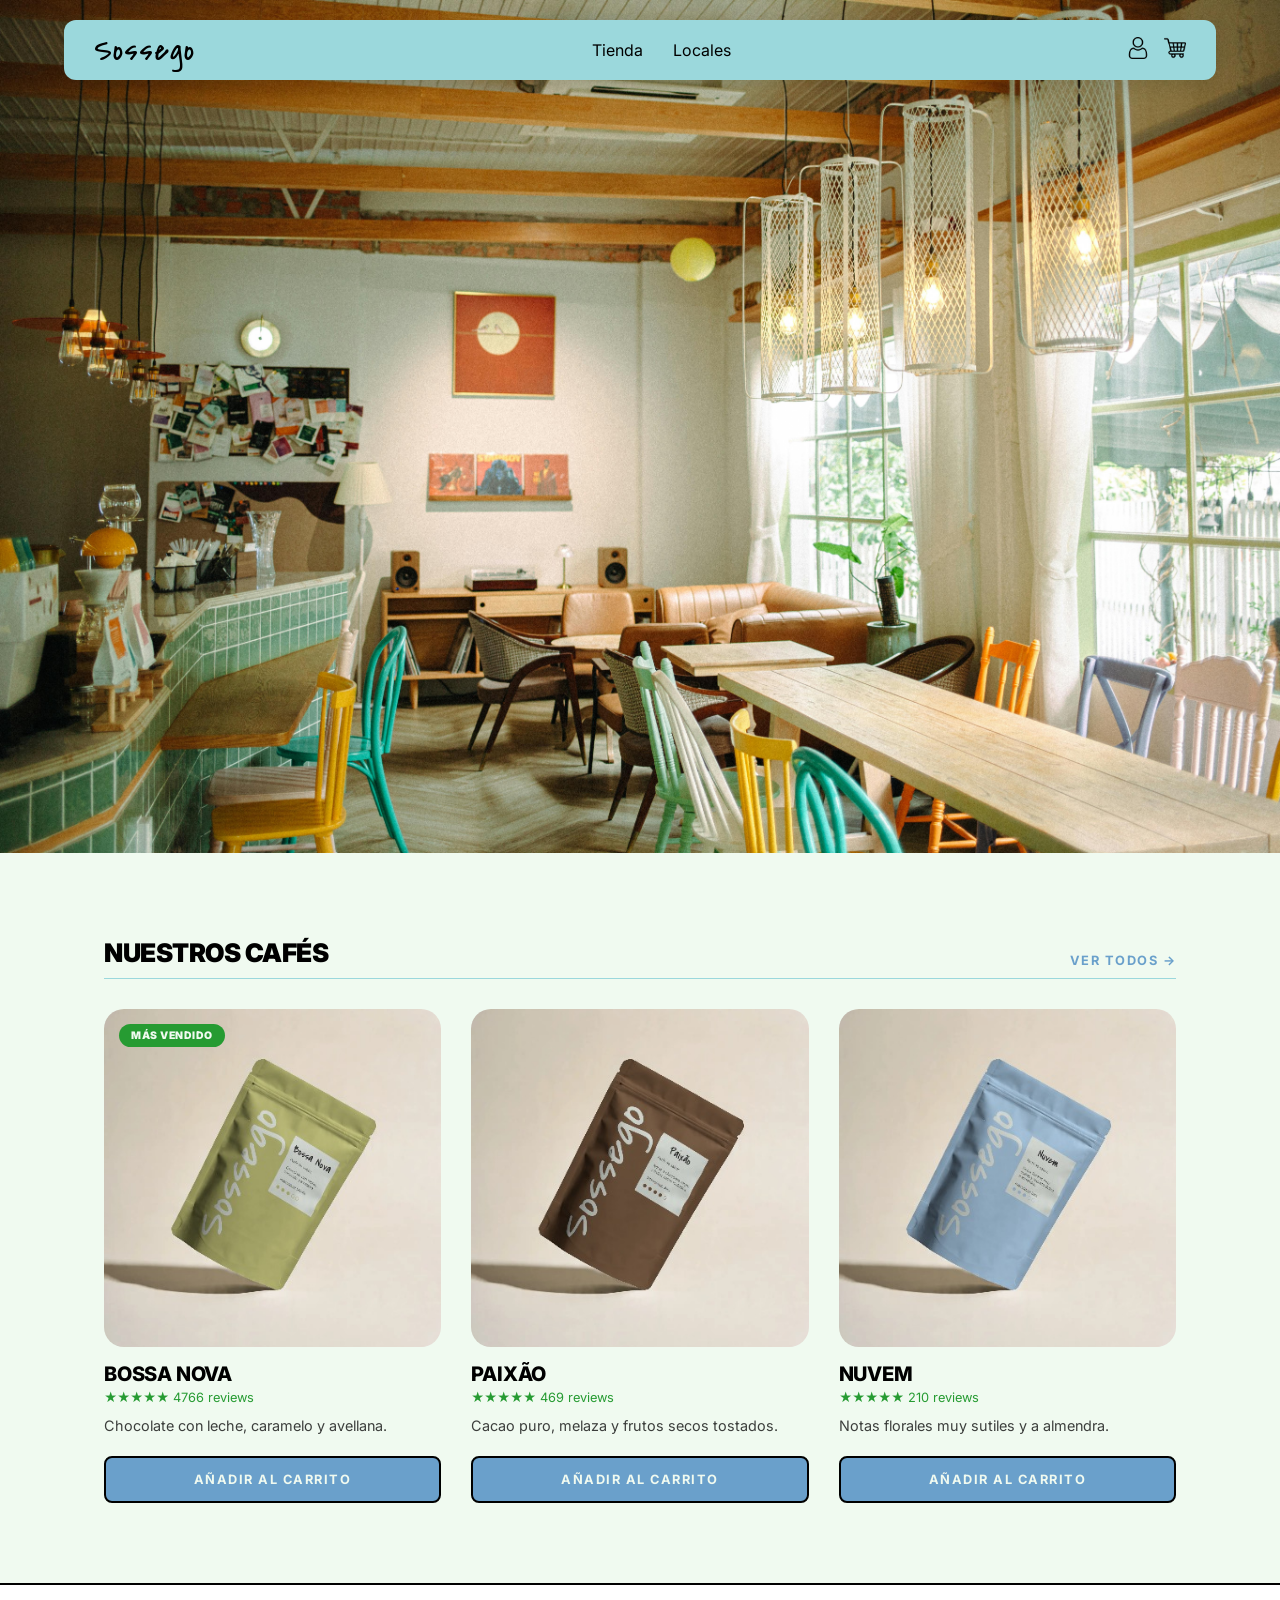
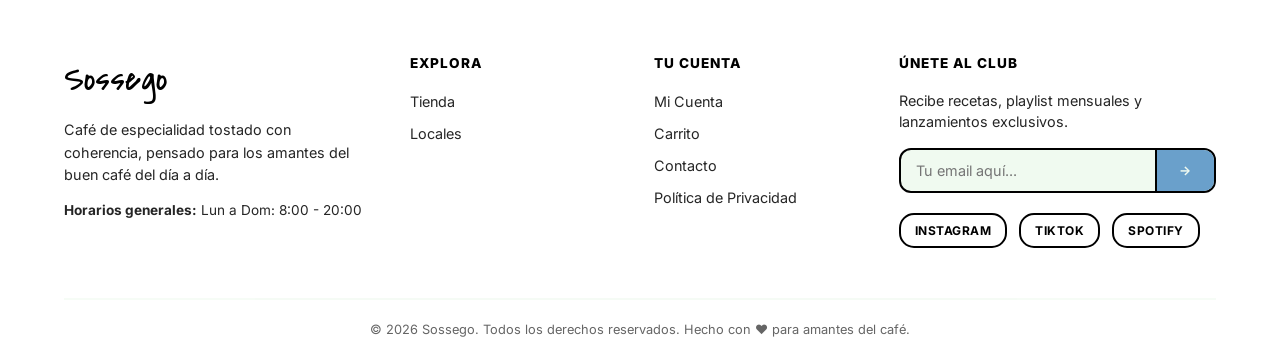
<file: index.html>
<!doctype html>
<html lang="es">
  <head>
    <meta charset="UTF-8" />
    <meta name="viewport" content="width=device-width, initial-scale=1.0" />
    <title>Sossego</title>
    <link rel="stylesheet" href="css/sossego-estilos.css" />
    <link
      href="https://fonts.googleapis.com/css2?family=Covered+By+Your+Grace&display=swap"
      rel="stylesheet"
    />
    <link
      href="https://fonts.googleapis.com/css2?family=Covered+By+Your+Grace&family=Inter:wght@300;400;500;600;700&display=swap"
      rel="stylesheet"
    />
  </head>

  <body>
    <main>
    <nav class="navbar">
      <!-- Logo izquierda -->
      <div class="logo">
        <a href="index.html">Sossego</a>
      </div>

      <!-- Menú centro -->
      <ul class="nav-links">
        <li><a href="paginas/tienda.html">Tienda</a></li>
        <li><a href="locales.html">Locales</a></li>

       
      </ul>

      <!-- Iconos derecha -->
      <div class="nav-icons">
        <a href="paginas/usuario.html"
          ><img src="imagenes/usuario.png" alt="Usuario"
        /></a>
        <a href="paginas/carrito.html"
          ><img src="imagenes/carrito.png" alt="Carrito"
        /></a>
      </div>
    </nav>

    <section class="hero">
      <div>
    <img src="imagenes/portada2.jpg" alt="portada">
      
      </div>
    </section>

    <section class="tienda-seccion">
      <div class="tienda-header">
        <h2 class="tienda-titulo-seccion">NUESTROS CAFÉS</h2>
        <a href="paginas/tienda.html" class="tienda-link">Ver todos <span>→</span></a>
      </div>

      <div class="productos-grid">
        <div class="producto-item">
          <div class="producto-imagen-box">
            <span class="badge-tag">MÁS VENDIDO</span>
            <img src="imagenes/cafegranobossanova.jpg" alt="Café en grano Bossa Nova" />
          </div>
          <div class="producto-info-minimal">
            <h3 class="producto-nombre">BOSSA NOVA</h3>
            <div class="producto-estrellas">★★★★★ 4766 reviews</div>
            <p class="producto-notas">
              Chocolate con leche, caramelo y avellana.
            </p>
            <button class="btn-accion-negro">AÑADIR AL CARRITO</button>
          </div>
        </div>

        <div class="producto-item">
          <div class="producto-imagen-box">
            <img src="imagenes/cafegranopaixao.jpg" alt="Café en grano Paixao" />
          </div>
          <div class="producto-info-minimal">
            <h3 class="producto-nombre">PAIXÃO</h3>
            <div class="producto-estrellas">★★★★★ 469 reviews</div>
            <p class="producto-notas">
              Cacao puro, melaza y frutos secos tostados.
            </p>
            <button class="btn-accion-negro">AÑADIR AL CARRITO</button>
          </div>
        </div>

        <div class="producto-item">
          <div class="producto-imagen-box">
            <img src="imagenes/cafegranonuvem.jpg" alt="Café en grano Nuvem" />
          </div>
          <div class="producto-info-minimal">
            <h3 class="producto-nombre">NUVEM</h3>
            <div class="producto-estrellas">★★★★★ 210 reviews</div>
            <p class="producto-notas">
              Notas florales muy sutiles y a almendra.
            </p>
            <button class="btn-accion-negro">AÑADIR AL CARRITO</button>
          </div>
        </div>
      </div>
    </section>
</main>
  <footer class="main-footer">
    <div class="footer-container">
      <div class="footer-col brand-col">
        <h2 class="footer-logo"><a href="index.html">Sossego</a></h2>
        <p class="brand-description">
          Café de especialidad tostado con coherencia, pensado para los amantes
          del buen café del día a día.
        </p>
        <p class="footer-horario">
          <strong>Horarios generales:</strong> Lun a Dom: 8:00 - 20:00
        </p>
      </div>

      <div class="footer-col">
        <h4 class="footer-title">Explora</h4>
        <ul class="footer-links">
          <li><a href="paginas/tienda.html">Tienda</a></li>
          <li><a href="paginas/locales.html">Locales</a></li>
          
        </ul>
      </div>

      <div class="footer-col">
        <h4 class="footer-title">Tu Cuenta</h4>
        <ul class="footer-links">
          <li><a href="paginas/usuario.html">Mi Cuenta</a></li>
          <li><a href="paginas/carrito.html">Carrito</a></li>
          <li><a href="#">Contacto</a></li>
          <li><a href="#">Política de Privacidad</a></li>
        </ul>
      </div>

      <div class="footer-col newsletter-col">
        <h4 class="footer-title">Únete al Club</h4>
        <p class="newsletter-text">
          Recibe recetas, playlist mensuales y lanzamientos exclusivos.
        </p>
        <form class="footer-newsletter-form">
          <input
            type="email"
            placeholder="Tu email aquí..."
            required
            class="newsletter-input"
          />
          <button type="submit" class="newsletter-btn">→</button>
        </form>

        <div class="footer-socials">
          <a href="#" aria-label="Instagram">Instagram</a>
          <a href="#" aria-label="TikTok">TikTok</a>
          <a href="#" aria-label="Spotify">Spotify</a>
        </div>
      </div>
    </div>

    <div class="footer-bottom">
      <p>
        &copy; 2026 Sossego. Todos los derechos reservados. Hecho con ❤️ para
        amantes del café.
      </p>
    </div>
  </footer>
  </body>
</html>
</file>
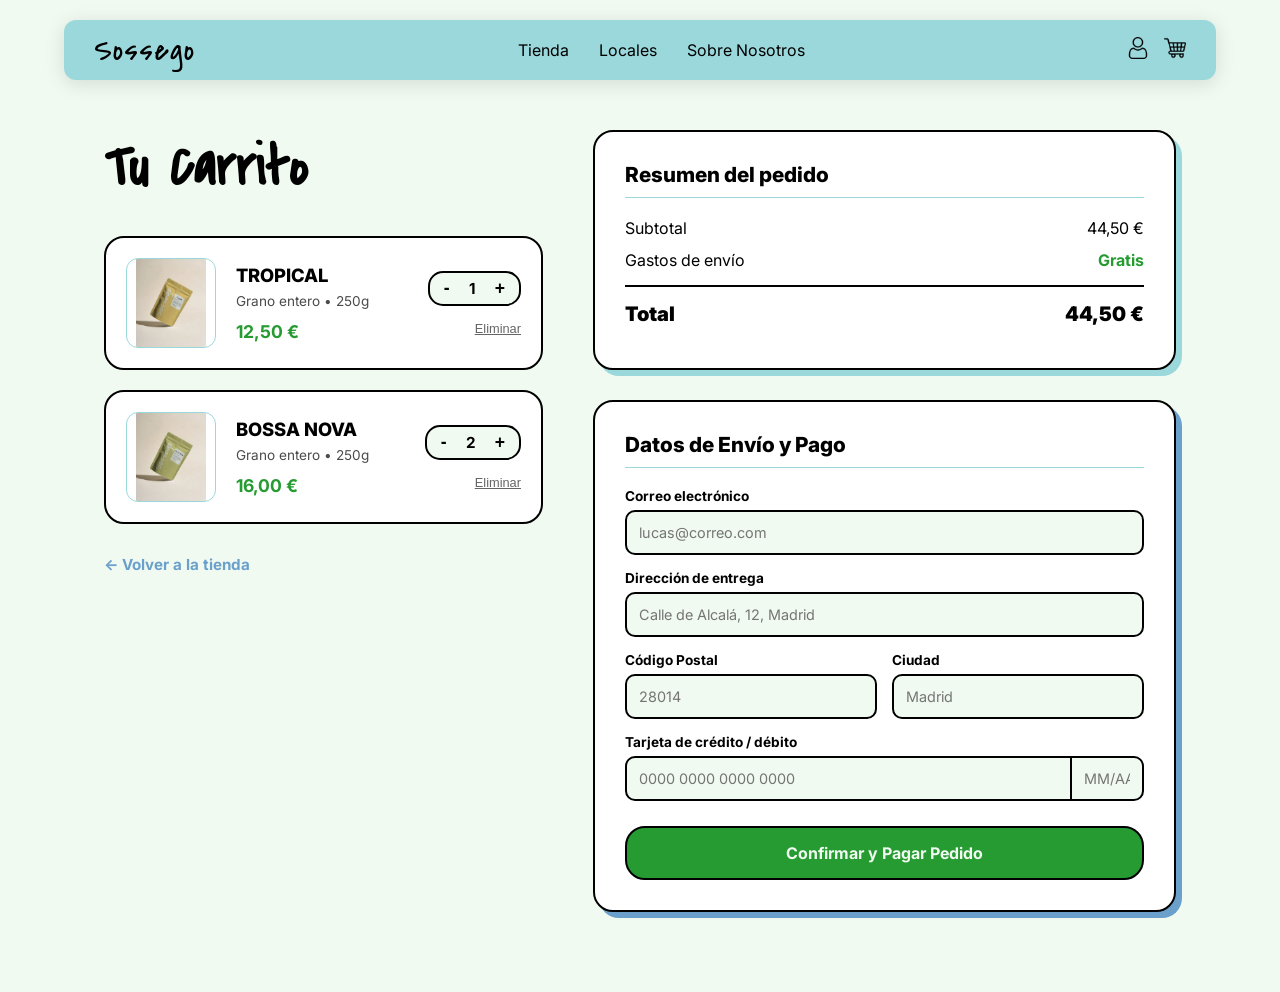
<file: paginas/carrito.html>
<!DOCTYPE html>
<html lang="es">
<head>
    <meta charset="UTF-8">
    <title>Sossego - Carrito</title>
    <link rel="stylesheet" href="../css/sossego-estilos.css">
    <link href="https://fonts.googleapis.com/css2?family=Covered+By+Your+Grace&display=swap" rel="stylesheet">
    <link href="https://fonts.googleapis.com/css2?family=Covered+By+Your+Grace&family=Inter:wght@300;400;500;600;700&display=swap" rel="stylesheet">
</head>
<body>
<nav class="navbar">
  <div class="logo">
    <a href="../index.html">Sossego</a>
  </div>
  <ul class="nav-links">
    <li><a href="tienda.html">Tienda</a></li>
    <li><a href="locales.html">Locales</a></li>
    <li class="dropdown">
      <a href="#" class="dropbtn">Sobre Nosotros</a>
      <ul class="dropdown-content">
        <li><a href="historia.html">Historia</a></li>
        <li><a href="origen.html">Origen del café</a></li>
      </ul>
    </li>
  </ul>
  <div class="nav-icons">
    <a href="usuario.html"><img src="../imagenes/usuario.png" alt="Usuario"></a>
    <a href="carrito.html"><img src="../imagenes/carrito.png" alt="Carrito"></a>
  </div>
</nav>

<main class="carrito-page-container">
  
  <section class="carrito-productos-wrapper">
    <h1 class="carrito-main-title">Tu Carrito</h1>
    
    <div class="carrito-lista">
      
      <div class="carrito-item-card">
        <div class="item-img-box">
          <img src="../imagenes/cafegranotropical.jpg" alt="Café en grano Tropical">
        </div>
        <div class="item-details">
          <h3>TROPICAL </h3>
          <p class="item-meta">Grano entero • 250g</p>
          <span class="item-price">12,50 €</span>
        </div>
        <div class="item-actions">
          <div class="item-quantity-selector">
            <button class="qty-btn">-</button>
            <span class="qty-number">1</span>
            <button class="qty-btn">+</button>
          </div>
          <button class="item-delete-btn">Eliminar</button>
        </div>
      </div>

      <div class="carrito-item-card">
        <div class="item-img-box">
          <img src="../imagenes/cafegranobossanova.jpg" alt="Café en grano Bossa Nova">
        </div>
        <div class="item-details">
          <h3>BOSSA NOVA </h3>
          <p class="item-meta">Grano entero • 250g </p>
          <span class="item-price">16,00 €</span>
        </div>
        <div class="item-actions">
          <div class="item-quantity-selector">
            <button class="qty-btn">-</button>
            <span class="qty-number">2</span>
            <button class="qty-btn">+</button>
          </div>
          <button class="item-delete-btn">Eliminar</button>
        </div>
      </div>

    </div>
    
    <a href="tienda.html" class="link-seguir-comprando">← Volver a la tienda</a>
  </section>

  <aside class="carrito-checkout-sidebar">
    
    <div class="checkout-summary-box">
      <h3>Resumen del pedido</h3>
      <div class="summary-line">
        <span>Subtotal</span>
        <span>44,50 €</span>
      </div>
      <div class="summary-line">
        <span>Gastos de envío</span>
        <span class="free-shipping">Gratis</span>
      </div>
      <div class="summary-line total-line">
        <span>Total</span>
        <span>44,50 €</span>
      </div>
    </div>

    <div class="checkout-form-box">
      <h3>Datos de Envío y Pago</h3>
      <form class="checkout-form">
        
        <div class="form-group">
          <label for="checkout-email">Correo electrónico</label>
          <input type="email" id="checkout-email" placeholder="lucas@correo.com" required>
        </div>

        <div class="form-group">
          <label for="checkout-address">Dirección de entrega</label>
          <input type="text" id="checkout-address" placeholder="Calle de Alcalá, 12, Madrid" required>
        </div>

        <div class="form-row-grid">
          <div class="form-group">
            <label for="checkout-cp">Código Postal</label>
            <input type="text" id="checkout-cp" placeholder="28014" required>
          </div>
          <div class="form-group">
            <label for="checkout-city">Ciudad</label>
            <input type="text" id="checkout-city" placeholder="Madrid" required>
          </div>
        </div>

        <div class="form-group card-input-wrapper">
          <label for="checkout-card">Tarjeta de crédito / débito</label>
          <div class="card-input-field">
            <input type="text" id="checkout-card" placeholder="0000 0000 0000 0000" required>
            <input type="text" id="checkout-expiry" placeholder="MM/AA" required style="width: 70px; text-align: center;">
          </div>
        </div>

        <button type="submit" class="btn-checkout-submit">Confirmar y Pagar Pedido</button>
      </form>
    </div>

  </aside>

</main>

</body>
</html>
</file>
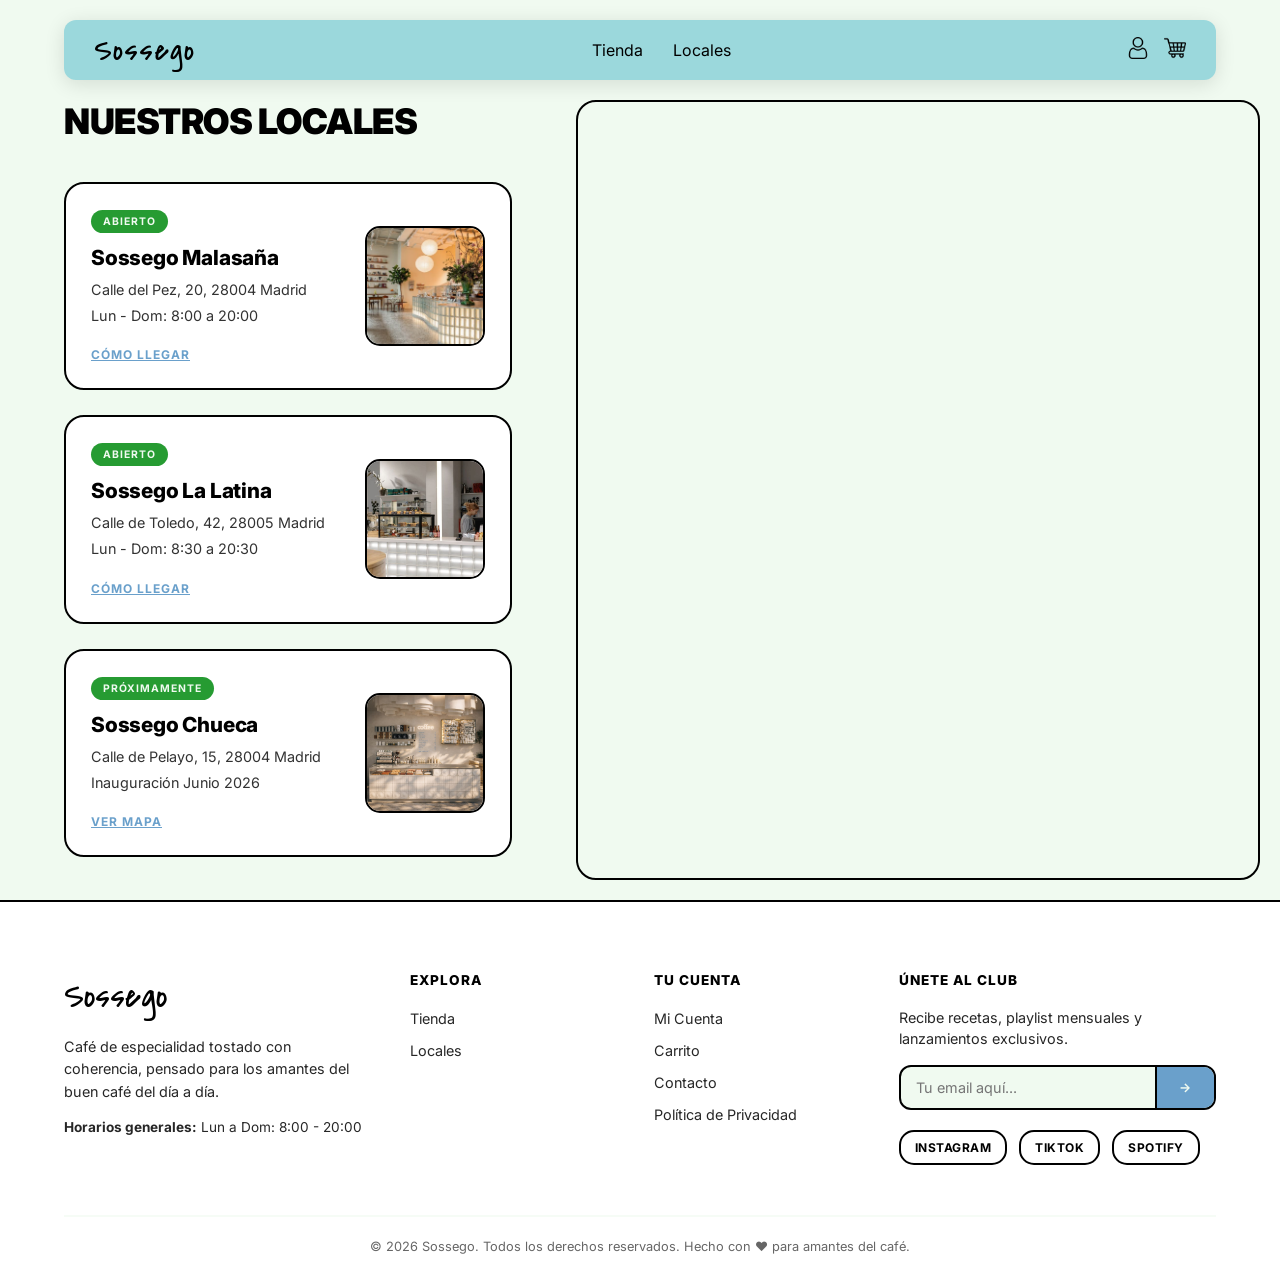
<file: paginas/locales.html>
<!DOCTYPE html>
<html lang="es">
<head>
	 <meta charset="UTF-8">
    <title>Locales Sossego</title>
    <link rel="stylesheet" href="../css/sossego-estilos.css">
    <link href="https://fonts.googleapis.com/css2?family=Covered+By+Your+Grace&display=swap" rel="stylesheet">
    <link href="https://fonts.googleapis.com/css2?family=Covered+By+Your+Grace&family=Inter:wght@300;400;500;600;700&display=swap" rel="stylesheet">
</head>

<body>
<nav class="navbar">
  <!-- Logo izquierda -->
  <div class="logo">
    <a href="../index.html">Sossego</a>
  </div>

  <!-- Menú centro -->
 <ul class="nav-links">
  <li><a href="tienda.html">Tienda</a></li>
  <li><a href="locales.html">Locales</a></li>
  

</ul>

  <!-- Iconos derecha -->
  <div class="nav-icons">
    <a href="usuario.html"><img src="../imagenes/usuario.png" alt="Usuario"></a>
    <a href="carrito.html"><img src="../imagenes/carrito.png" alt="Carrito"></a>
  </div>
</nav>

<main class="locales-container">
    <section class="locales-lista">
        <h1 class="titulo-pagina">Nuestros Locales</h1>
        
        <!-- LOCAL 1: MALASAÑA -->
        <div class="local-card">
            <div class="local-info">
                <span class="local-tag">ABIERTO</span>
                <h2 class="local-nombre">Sossego Malasaña</h2>
                <p class="local-direccion">Calle del Pez, 20, 28004 Madrid</p>
                <p class="local-horario">Lun - Dom: 8:00 a 20:00</p>
                <a href="#" class="btn-como-llegar">CÓMO LLEGAR</a>
            </div>
            <div class="local-foto">
                <img src="../imagenes/sossegolocalMalasaña.jpg" alt="Sossego Malasaña">
            </div>
        </div>

        <!-- LOCAL 2: LA LATINA -->
        <div class="local-card">
            <div class="local-info">
                <span class="local-tag">ABIERTO</span>
                <h2 class="local-nombre">Sossego La Latina</h2>
                <p class="local-direccion">Calle de Toledo, 42, 28005 Madrid</p>
                <p class="local-horario">Lun - Dom: 8:30 a 20:30</p>
                <a href="#" class="btn-como-llegar">CÓMO LLEGAR</a>
            </div>
            <div class="local-foto">
                <img src="../imagenes/sossegolocalLaLatina.jpg" alt="Sossego La Latina">
            </div>
        </div>

        <!-- LOCAL 3: CHUECA -->
        <div class="local-card">
            <div class="local-info">
                <span class="local-tag">PRÓXIMAMENTE</span>
                <h2 class="local-nombre">Sossego Chueca</h2>
                <p class="local-direccion">Calle de Pelayo, 15, 28004 Madrid</p>
                <p class="local-horario">Inauguración Junio 2026</p>
                <a href="#" class="btn-como-llegar">VER MAPA</a>
            </div>
            <div class="local-foto">
                <img src="../imagenes/sossegolocalChueca.jpg" alt="Sossego Chueca">
            </div>
        </div>
    </section>

    <section class="mapa-contenedor">
        <iframe 
            src="https://www.google.com/maps/embed?pb=!1m18!1m12!1m3!1d12149.192329381736!2d-3.7112046487926715!3d40.413247413627725!2m3!1f0!2f0!3f0!3m2!1i1024!2i768!4f13.1!3m3!1m2!1s0xd42287d3a825835%3A0x16d9b4b0e527b13a!2sMadrid!5e0!3m2!1ses!2ses!4v1716843000000!5m2!1ses!2ses" 
            width="100%" 
            height="100%" 
            style="border:0;" 
            allowfullscreen="" 
            loading="lazy">
        </iframe>
    </section>
</main>
<footer class="main-footer">
  <div class="footer-container">
    
    <div class="footer-col brand-col">
      <h2 class="footer-logo"><a href="index.html">Sossego</a></h2>
      <p class="brand-description">Café de especialidad tostado con coherencia, pensado para los amantes del buen café del día a día.</p>
      <p class="footer-horario"><strong>Horarios generales:</strong> Lun a Dom: 8:00 - 20:00</p>
    </div>

    <div class="footer-col">
      <h4 class="footer-title">Explora</h4>
      <ul class="footer-links">
        <li><a href="tienda.html">Tienda</a></li>
        <li><a href="locales.html">Locales</a></li>
      </ul>
    </div>

    <div class="footer-col">
      <h4 class="footer-title">Tu Cuenta</h4>
      <ul class="footer-links">
        <li><a href="usuario.html">Mi Cuenta</a></li>
        <li><a href="carrito.html">Carrito</a></li>
        <li><a href="#">Contacto</a></li>
        <li><a href="#">Política de Privacidad</a></li>
      </ul>
    </div>

    <div class="footer-col newsletter-col">
      <h4 class="footer-title">Únete al Club</h4>
      <p class="newsletter-text">Recibe recetas, playlist mensuales y lanzamientos exclusivos.</p>
      <form class="footer-newsletter-form">
        <input type="email" placeholder="Tu email aquí..." required class="newsletter-input">
        <button type="submit" class="newsletter-btn">→</button>
      </form>
      
      <div class="footer-socials">
        <a href="#" aria-label="Instagram">Instagram</a>
        <a href="#" aria-label="TikTok">TikTok</a>
        <a href="#" aria-label="Spotify">Spotify</a>
  
      </div>
    </div>

  </div>

  <div class="footer-bottom">
    <p>&copy; 2026 Sossego. Todos los derechos reservados. Hecho con ❤️ para amantes del café.</p>
  </div>
</footer>
</body>
</html>
</file>
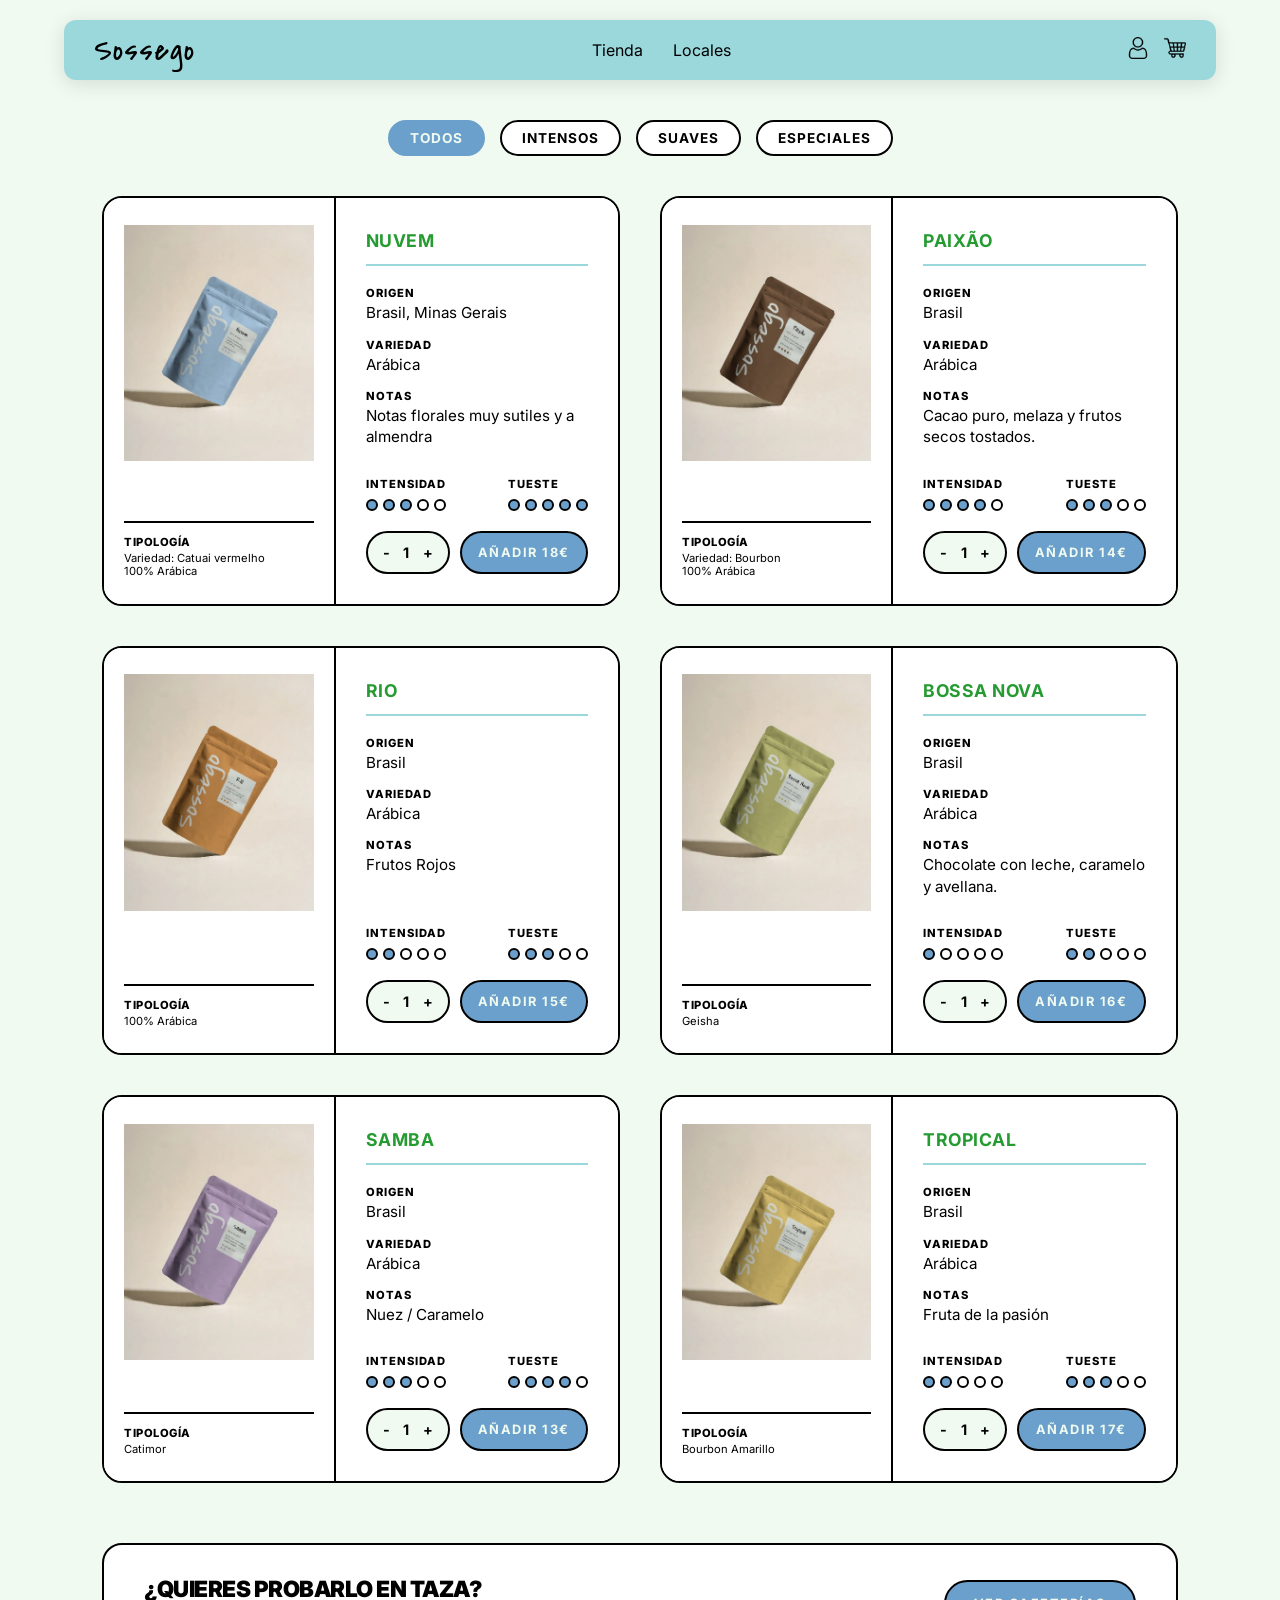
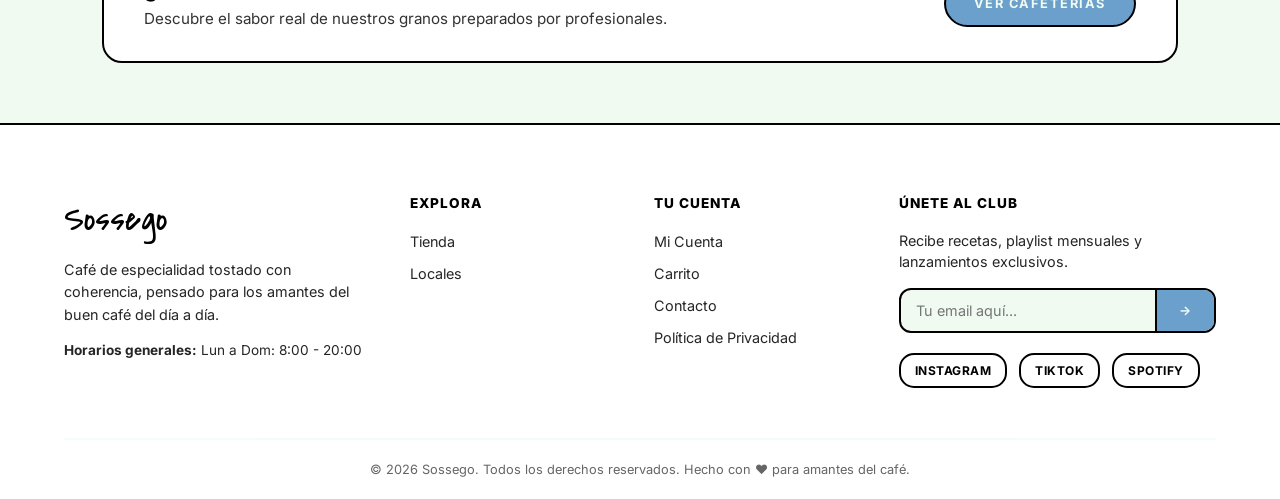
<file: paginas/tienda.html>
<!DOCTYPE html>
<html lang="es">
  
<head>
    <meta charset="UTF-8">
    <meta name="viewport" content="width=device-width, initial-scale=1.0">
    <title>Tienda Sossego</title>
    <link rel="stylesheet" href="../css/sossego-estilos.css"/>
    <link
      href="https://fonts.googleapis.com/css2?family=Covered+By+Your+Grace&display=swap"
      rel="stylesheet"
    />
    <link
      href="https://fonts.googleapis.com/css2?family=Covered+By+Your+Grace&family=Inter:wght@300;400;500;600;700&display=swap"
      rel="stylesheet"
    />
</head>

<body>
  <main>
<nav class="navbar">
  <div class="logo">
    <a href="../index.html">Sossego</a>
  </div>
  <ul class="nav-links">
    <li><a href="tienda.html">Tienda</a></li>
    <li><a href="locales.html">Locales</a></li>
    
  </ul>
  <div class="nav-icons">
    <a href="usuario.html"><img src="../imagenes/usuario.png" alt="Usuario"></a>
    <a href="carrito.html"><img src="../imagenes/carrito.png" alt="Carrito"></a>
  </div>
</nav>


<nav class="filtros-categoria">
  <a href="#" class="filtro-link active">Todos</a>
  <a href="#" class="filtro-link">Intensos</a>
  <a href="#" class="filtro-link">Suaves</a>
  <a href="#" class="filtro-link">Especiales</a>
</nav>

<section class="productos-grid-tienda">

  <div class="producto-card-horizontal">
    <div class="card-izquierda">
      <div class="producto-img-container">
        <img src="../imagenes/cafegranonuvem.jpg" alt="Nuvem">
      </div>
      <div class="ficha-tecnica-mini">
        <div>
          <span class="mini-label">Tipología</span>
          <span class="mini-valor">Variedad: Catuai vermelho<br>100% Arábica</span>
        </div>
        
      </div>
    </div>

    <div class="card-derecha">
      <p class="recomendacion-consumo">NUVEM</p>
      
      <div class="info-grupo">
        <span class="info-label">ORIGEN</span>
        <span class="info-valor">Brasil, Minas Gerais</span>
      </div>

      <div class="info-grupo">
        <span class="info-label">VARIEDAD</span>
        <span class="info-valor">Arábica</span>
      </div>

      <div class="info-grupo">
        <span class="info-label">NOTAS</span>
        <span class="info-valor">Notas florales muy sutiles y a almendra</span>
        
      </div>

      <div class="indicadores-container">
        <div class="indicador-item">
          <span class="info-label">INTENSIDAD</span>
          <div class="puntos-indicador">
            <span class="punto activo"></span>
            <span class="punto activo"></span>
            <span class="punto activo"></span>
            <span class="punto"></span>
            <span class="punto"></span>
          </div>
        </div>
        <div class="indicador-item">
          <span class="info-label">TUESTE</span>
          <div class="puntos-indicador">
            <span class="punto activo"></span>
            <span class="punto activo"></span>
            <span class="punto activo"></span>
            <span class="punto activo"></span>
            <span class="punto activo"></span>
          </div>
        </div>
      </div>

      <div class="controles-compra">
        <div class="cantidad">
          <span>-</span> <span>1</span> <span>+</span>
        </div>
        <button class="btn-carrito">AÑADIR 18€</button>
      </div>
    </div>
  </div>

  <div class="producto-card-horizontal">
    <div class="card-izquierda">
      <div class="producto-img-container">
        <img src="../imagenes/cafegranopaixao.jpg" alt="Paixão">
      </div>
      <div class="ficha-tecnica-mini">
        <div>
          <span class="mini-label">Tipología</span>
          <span class="mini-valor">Variedad: Bourbon<br>100% Arábica</span>
        </div>
        
      </div>
    </div>
    <div class="card-derecha">
      <p class="recomendacion-consumo">PAIXÃO</p>
      <div class="info-grupo">
        <span class="info-label">ORIGEN</span>
        <span class="info-valor">Brasil</span>
      </div>
      <div class="info-grupo">
        <span class="info-label">VARIEDAD</span>
        <span class="info-valor">Arábica</span>
      </div>
      <div class="info-grupo">
        <span class="info-label">NOTAS</span>
        <span class="info-valor">Cacao puro, melaza y frutos secos tostados. </span>
       
      </div>
      <div class="indicadores-container">
        <div class="indicador-item">
          <span class="info-label">INTENSIDAD</span>
          <div class="puntos-indicador">
            <span class="punto activo"></span>
            <span class="punto activo"></span>
            <span class="punto activo"></span>
            <span class="punto activo"></span>
            <span class="punto"></span>
          </div>
        </div>
        <div class="indicador-item">
          <span class="info-label">TUESTE</span>
          <div class="puntos-indicador">
            <span class="punto activo"></span>
            <span class="punto activo"></span>
            <span class="punto activo"></span>
            <span class="punto"></span>
            <span class="punto"></span>
          </div>
        </div>
      </div>
      <div class="controles-compra">
        <div class="cantidad">
          <span>-</span> <span>1</span> <span>+</span>
        </div>
        <button class="btn-carrito">AÑADIR 14€</button>
      </div>
    </div>
  </div>

  <div class="producto-card-horizontal">
    <div class="card-izquierda">
      <div class="producto-img-container">
        <img src="../imagenes/cafegranorio.jpg" alt="Café en grano Río">
      </div>
      <div class="ficha-tecnica-mini">
        <div><span class="mini-label">Tipología</span><span class="mini-valor">100% Arábica</span></div>
        
      </div>
    </div>
    <div class="card-derecha">
      <p class="recomendacion-consumo">RIO</p>
      <div class="info-grupo"><span class="info-label">ORIGEN</span><span class="info-valor">Brasil</span></div>
      <div class="info-grupo"><span class="info-label">VARIEDAD</span><span class="info-valor">Arábica</span></div>
      <div class="info-grupo"><span class="info-label">NOTAS</span><span class="info-valor">Frutos Rojos</span></div>
      <div class="indicadores-container">
        <div class="indicador-item">
          <span class="info-label">INTENSIDAD</span>
          <div class="puntos-indicador"><span class="punto activo"></span><span class="punto activo"></span><span class="punto"></span><span class="punto"></span><span class="punto"></span></div>
        </div>
        <div class="indicador-item">
          <span class="info-label">TUESTE</span>
          <div class="puntos-indicador"><span class="punto activo"></span><span class="punto activo"></span><span class="punto activo"></span><span class="punto"></span><span class="punto"></span></div>
        </div>
      </div>
      <div class="controles-compra">
        <div class="cantidad"><span>-</span> <span>1</span> <span>+</span></div>
        <button class="btn-carrito">AÑADIR 15€</button>
      </div>
    </div>
  </div>

  <div class="producto-card-horizontal">
    <div class="card-izquierda">
      <div class="producto-img-container">
        <img src="../imagenes/cafegranobossanova.jpg" alt="Café en grano Bossa Nova">
      </div>
      <div class="ficha-tecnica-mini">
        <div><span class="mini-label">Tipología</span><span class="mini-valor">Geisha</span></div>
      
      </div>
    </div>
    <div class="card-derecha">
      <p class="recomendacion-consumo">BOSSA NOVA</p>
      <div class="info-grupo"><span class="info-label">ORIGEN</span><span class="info-valor">Brasil</span></div>
      <div class="info-grupo"><span class="info-label">VARIEDAD</span><span class="info-valor">Arábica</span></div>
      <div class="info-grupo"><span class="info-label">NOTAS</span><span class="info-valor">Chocolate con leche, caramelo y avellana.</span></div>
      <div class="indicadores-container">
        <div class="indicador-item">
          <span class="info-label">INTENSIDAD</span>
          <div class="puntos-indicador"><span class="punto activo"></span><span class="punto"></span><span class="punto"></span><span class="punto"></span><span class="punto"></span></div>
        </div>
        <div class="indicador-item">
          <span class="info-label">TUESTE</span>
          <div class="puntos-indicador"><span class="punto activo"></span><span class="punto activo"></span><span class="punto"></span><span class="punto"></span><span class="punto"></span></div>
        </div>
      </div>
      <div class="controles-compra">
        <div class="cantidad"><span>-</span> <span>1</span> <span>+</span></div>
        <button class="btn-carrito">AÑADIR 16€</button>
      </div>
    </div>
  </div>

  <div class="producto-card-horizontal">
    <div class="card-izquierda">
      <div class="producto-img-container">
        <img src="../imagenes/cafegranosamba.jpg" alt="Café en grano Samba">
      </div>
      <div class="ficha-tecnica-mini">
        <div><span class="mini-label">Tipología</span><span class="mini-valor">Catimor</span></div>
        
      </div>
    </div>
    <div class="card-derecha">
      <p class="recomendacion-consumo">SAMBA</p>
      <div class="info-grupo"><span class="info-label">ORIGEN</span><span class="info-valor">Brasil</span></div>
      <div class="info-grupo"><span class="info-label">VARIEDAD</span><span class="info-valor">Arábica</span></div>
      <div class="info-grupo"><span class="info-label">NOTAS</span><span class="info-valor">Nuez / Caramelo</span></div>
      <div class="indicadores-container">
        <div class="indicador-item">
          <span class="info-label">INTENSIDAD</span>
          <div class="puntos-indicador"><span class="punto activo"></span><span class="punto activo"></span><span class="punto activo"></span><span class="punto"></span><span class="punto"></span></div>
        </div>
        <div class="indicador-item">
          <span class="info-label">TUESTE</span>
          <div class="puntos-indicador"><span class="punto activo"></span><span class="punto activo"></span><span class="punto activo"></span><span class="punto activo"></span><span class="punto"></span></div>
        </div>
      </div>
      <div class="controles-compra">
        <div class="cantidad"><span>-</span> <span>1</span> <span>+</span></div>
        <button class="btn-carrito">AÑADIR 13€</button>
      </div>
    </div>
  </div>

  <div class="producto-card-horizontal">
    <div class="card-izquierda">
      <div class="producto-img-container">
        <img src="../imagenes/cafegranotropical.jpg" alt="Café en grano Tropical">
      </div>
      <div class="ficha-tecnica-mini">
        <div><span class="mini-label">Tipología</span><span class="mini-valor">Bourbon Amarillo</span></div>
        
      </div>
    </div>
    <div class="card-derecha">
      <p class="recomendacion-consumo">TROPICAL</p>
      <div class="info-grupo"><span class="info-label">ORIGEN</span><span class="info-valor">Brasil</span></div>
      <div class="info-grupo"><span class="info-label">VARIEDAD</span><span class="info-valor">Arábica</span></div>
      <div class="info-grupo"><span class="info-label">NOTAS</span><span class="info-valor">Fruta de la pasión</span></div>
      <div class="indicadores-container">
        <div class="indicador-item">
          <span class="info-label">INTENSIDAD</span>
          <div class="puntos-indicador"><span class="punto activo"></span><span class="punto activo"></span><span class="punto"></span><span class="punto"></span><span class="punto"></span></div>
        </div>
        <div class="indicador-item">
          <span class="info-label">TUESTE</span>
          <div class="puntos-indicador"><span class="punto activo"></span><span class="punto activo"></span><span class="punto activo"></span><span class="punto"></span><span class="punto"></span></div>
        </div>
      </div>
      <div class="controles-compra">
        <div class="cantidad"><span>-</span> <span>1</span> <span>+</span></div>
        <button class="btn-carrito">AÑADIR 17€</button>
      </div>
    </div>
  </div>
<div class="banner-cafeterias">
    <div class="banner-contenido">
      <h3 class="banner-titulo">¿Quieres probarlo en taza?</h3>
      <p class="banner-texto">Descubre el sabor real de nuestros granos preparados por profesionales.</p>
    </div>
    <a href="locales.html" class="btn-banner">
      Ver cafeterías 
    </a>
  </div>

</section>
</main>
<footer class="main-footer">
  <div class="footer-container">
    
    <div class="footer-col brand-col">
      <h2 class="footer-logo"><a href="index.html">Sossego</a></h2>
      <p class="brand-description">Café de especialidad tostado con coherencia, pensado para los amantes del buen café del día a día.</p>
      <p class="footer-horario"><strong>Horarios generales:</strong> Lun a Dom: 8:00 - 20:00</p>
    </div>

    <div class="footer-col">
      <h4 class="footer-title">Explora</h4>
      <ul class="footer-links">
        <li><a href="tienda.html">Tienda</a></li>
        <li><a href="locales.html">Locales</a></li>
      </ul>
    </div>

    <div class="footer-col">
      <h4 class="footer-title">Tu Cuenta</h4>
      <ul class="footer-links">
        <li><a href="usuario.html">Mi Cuenta</a></li>
        <li><a href="carrito.html">Carrito</a></li>
        <li><a href="#">Contacto</a></li>
        <li><a href="#">Política de Privacidad</a></li>
      </ul>
    </div>

    <div class="footer-col newsletter-col">
      <h4 class="footer-title">Únete al Club</h4>
      <p class="newsletter-text">Recibe recetas, playlist mensuales y lanzamientos exclusivos.</p>
      <form class="footer-newsletter-form">
        <input type="email" placeholder="Tu email aquí..." required class="newsletter-input">
        <button type="submit" class="newsletter-btn">→</button>
      </form>
      
      <div class="footer-socials">
        <a href="#" aria-label="Instagram">Instagram</a>
        <a href="#" aria-label="TikTok">TikTok</a>
        <a href="#" aria-label="Spotify">Spotify</a>
  
      </div>
    </div>

  </div>

  <div class="footer-bottom">
    <p>&copy; 2026 Sossego. Todos los derechos reservados. Hecho con ❤️ para amantes del café.</p>
  </div>
</footer>
</html>
</file>
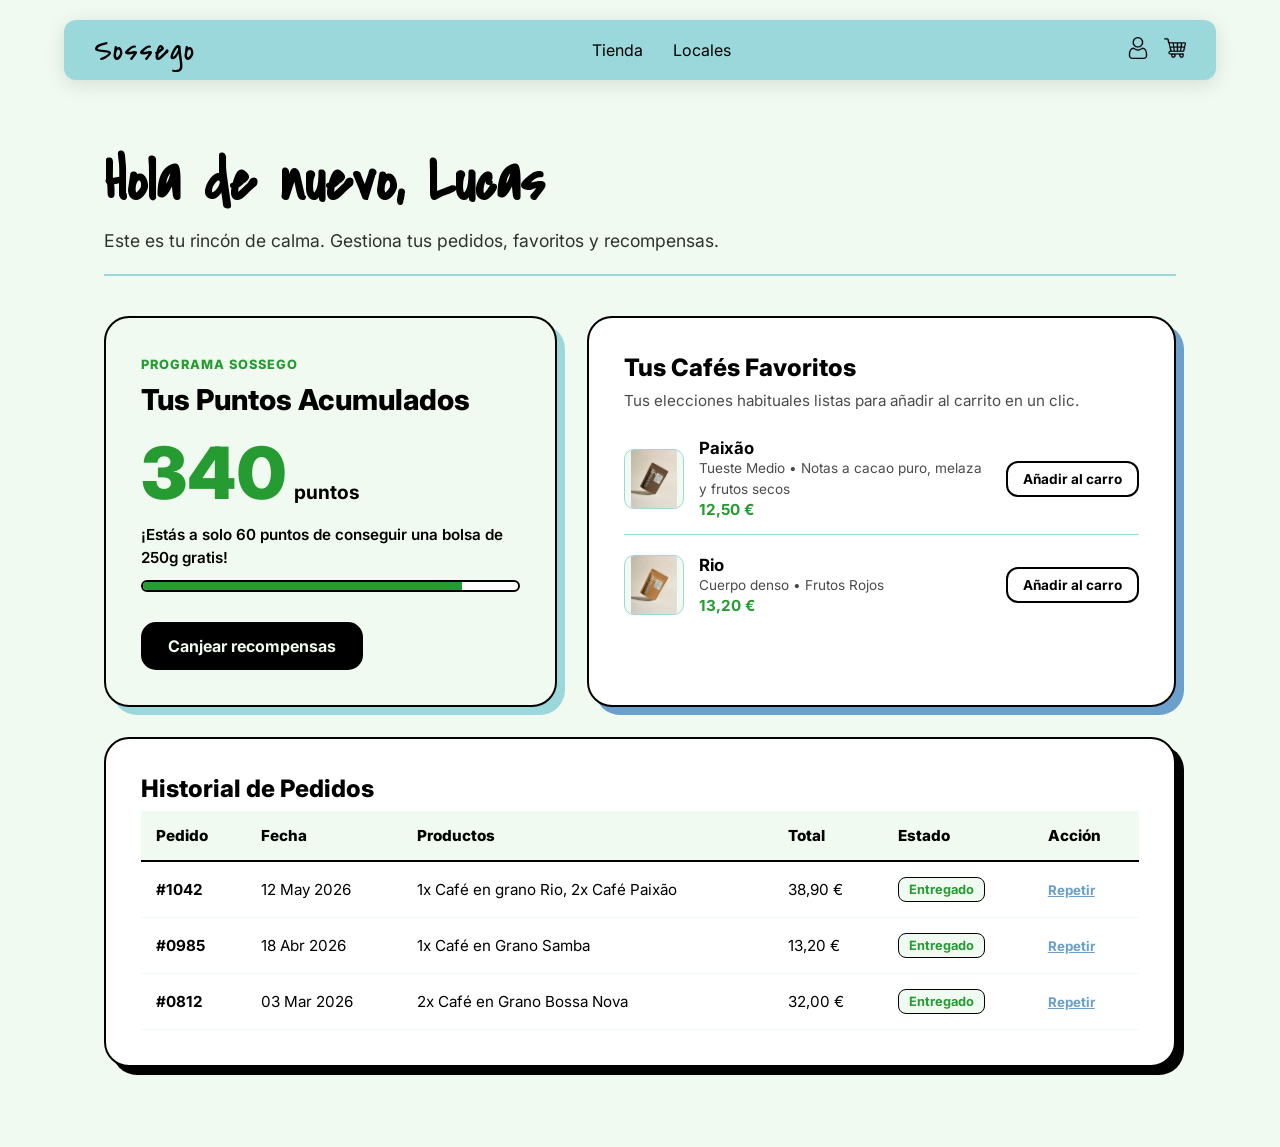
<file: paginas/usuario.html>
<!DOCTYPE html>
<html lang="ees">
<head>
    <meta charset="UTF-8">
    <meta name="viewport" content="width=device-width, initial-scale=1.0">
     <title>Sossego - Usuario</title>
    <link rel="stylesheet" href="../css/sossego-estilos.css">
    <link href="https://fonts.googleapis.com/css2?family=Covered+By+Your+Grace&display=swap" rel="stylesheet">
    <link href="https://fonts.googleapis.com/css2?family=Covered+By+Your+Grace&family=Inter:wght@300;400;500;600;700&display=swap" rel="stylesheet">
</head>
<body>

<nav class="navbar">
  <div class="logo">
    <a href="../index.html">Sossego</a>
  </div>
  <ul class="nav-links">
    <li><a href="tienda.html">Tienda</a></li>
    <li><a href="locales.html">Locales</a></li>
    
      </ul>
    </li>
  </ul>
  <div class="nav-icons">
    <a href="usuario.html"><img src="../imagenes/usuario.png" alt="Usuario"></a>
    <a href="carrito.html"><img src="../imagenes/carrito.png" alt="Carrito"></a>
  </div>
</nav>

<main class="cuenta-page-container">
  
  <header class="cuenta-header">
    <h1 class="cuenta-title">Hola de nuevo, Lucas</h1>
    <p class="cuenta-welcome">Este es tu rincón de calma. Gestiona tus pedidos, favoritos y recompensas.</p>
  </header>

  <div class="cuenta-dashboard-grid">
    
    <section class="cuenta-card puntos-card">
      <div class="puntos-content">
        <span class="card-tag">Programa Sossego</span>
        <h2>Tus Puntos Acumulados</h2>
        <div class="puntos-badge">
          <span class="puntos-numero">340</span>
          <span class="puntos-leyenda">puntos</span>
        </div>
        <p class="puntos-meta">¡Estás a solo 60 puntos de conseguir una bolsa de 250g gratis!</p>
        <div class="progress-bar-container">
          <div class="progress-bar-fill" style="width: 85%;"></div>
        </div>
        <a href="tienda.html" class="btn-puntos-action">Canjear recompensas</a>
      </div>
    </section>

    <section class="cuenta-card favoritos-card">
      <h3 class="section-card-title">Tus Cafés Favoritos</h3>
      <p class="section-card-subtitle">Tus elecciones habituales listas para añadir al carrito en un clic.</p>
      
      <div class="favoritos-list">
        <div class="fav-item">
          <div class="fav-img">
            <img src="../imagenes/cafegranopaixao.jpg" alt="Café en grano Paixao">
          </div>
          <div class="fav-info">
            <h4>Paixão</h4>
            <p>Tueste Medio • Notas a cacao puro, melaza y frutos secos</p>
            <span class="fav-price">12,50 €</span>
          </div>
          <button class="btn-quick-add">Añadir al carro</button>
        </div>

        <div class="fav-item">
          <div class="fav-img">
            <img src="../imagenes/cafegranorio.jpg" alt="Café en grano Rio">
          </div>
          <div class="fav-info">
            <h4>Rio</h4>
            <p>Cuerpo denso • Frutos Rojos</p>
            <span class="fav-price">13,20 €</span>
          </div>
          <button class="btn-quick-add">Añadir al carro</button>
        </div>
      </div>
    </section>

    <section class="cuenta-card pedidos-card">
      <h3 class="section-card-title">Historial de Pedidos</h3>
      
      <div class="pedidos-table-wrapper">
        <table class="pedidos-table">
          <thead>
            <tr>
              <th>Pedido</th>
              <th>Fecha</th>
              <th>Productos</th>
              <th>Total</th>
              <th>Estado</th>
              <th>Acción</th>
            </tr>
          </thead>
          <tbody>
            <tr>
              <td><strong>#1042</strong></td>
              <td>12 May 2026</td>
              <td>1x Café en grano Rio, 2x Café Paixão </td>
              <td>38,90 €</td>
              <td><span class="status-badge entregado">Entregado</span></td>
              <td><button class="btn-table-reorder">Repetir</button></td>
            </tr>
            <tr>
              <td><strong>#0985</strong></td>
              <td>18 Abr 2026</td>
              <td>1x Café en Grano Samba</td>
              <td>13,20 €</td>
              <td><span class="status-badge entregado">Entregado</span></td>
              <td><button class="btn-table-reorder">Repetir</button></td>
            </tr>
            <tr>
              <td><strong>#0812</strong></td>
              <td>03 Mar 2026</td>
              <td>2x Café en Grano Bossa Nova</td>
              <td>32,00 €</td>
              <td><span class="status-badge entregado">Entregado</span></td>
              <td><button class="btn-table-reorder">Repetir</button></td>
            </tr>
          </tbody>
        </table>
      </div>
    </section>

  </div>
</main>
</body>
</html>
</file>
<file: css/sossego-estilos.css>
/* Selector universal: afecta a todos los elementos. Elimina márgenes y rellenos predeterminados y hace que el ancho/alto incluya también el padding y el borde. */
* {
  margin: 0;
  padding: 0;
  box-sizing: border-box;
}
/* Ámbito raíz del documento. Aquí se declaran variables CSS globales para reutilizar colores y otros valores con var(--nombre). */
:root {
  /* --- COLORES CORE DE LA MARCA --- */
  --color-primario: #6aa0cb;       /* Azul Sossego */
  --color-secundario: #9bd8dc;     /* Celeste Aqua */
  --color-acento: #269b32;         /* Verde Botánico */
  
  /* --- COLORES DE INTERFAZ Y NEUTROS --- */
  --color-fondo: #f0faf0;          /* Blanco Menta */
  --color-tarjeta: #ffffff;        /* Blanco Puro */
  --color-texto: #000000;          /* Negro Puro */
  --color-texto-suave: #071408;    /* Oliva Ultra Oscuro */

  /* --- COLORES DE ESTADO (COMPAÑERO) --- */
  --estado-exito: #3cbfa3;         /* Verde Esmeralda */
  --estado-error: #d64545;         /* Carmín */
  --estado-desactivado: #bdb6bc;   /* Gris Ceniza */

  /* --- VARIACIONES TONALES SOFT --- */
  --info-fondo-azul: #e6f2fc;      
  --info-fondo-verde: #eaf7eb;     
  --exito-fondo: #ebf9f6;          
  --error-fondo: #fdf2f2;          

  /* --- CONFIGURACIÓN DE INTERFAZ --- */
  --borde-ui-oficial: 2px solid #000000;
  --transicion-suave: all 0.2s ease;
}

/* ==========================================================================
   2. ESTILOS GENERALES 
   ========================================================================== */
/* Aplica una base tipográfica común a los párrafos y a los elementos con esta clase. */
p, .descripcion-producto {
  color: var(--color-texto);
  font-family: 'Inter', sans-serif;
  font-weight: 400;
  line-height: 1.5;
}

/* Alertas de error y éxito de tu compañero */
/* Selecciona los campos de formulario que tienen simultáneamente las clases/condiciones indicadas: están dentro de .form-group y llevan error-active. */
.form-group input.error-active {
  border-color: var(--estado-error);
  background-color: var(--error-fondo);
}

/* Diseña el contenedor visual de un mensaje de operación correcta. */
.alert-box-success {
  background-color: var(--exito-fondo);
  border: 2px solid var(--estado-exito);
  border-radius: 15px;
  padding: 20px;
}

/* Selecciona el botón de pago cuando está desactivado. :disabled es una pseudoclase de estado. */
.btn-checkout-submit:disabled {
  background-color: var(--estado-desactivado);
  border-color: var(--estado-desactivado);
  cursor: not-allowed;
}
/* PAGINA INICIO */
/* Navbar */
/* Barra de navegación principal. Flexbox distribuye logo, enlaces e iconos; position: fixed la mantiene visible al desplazarse. */
.navbar {
  position: fixed;
  top: 20px;
  left: 50%;
  transform: translateX(-50%);
  width: 90%;
  max-width: 1200px;
  height: 60px;
  background-color: #9bd8dc; /* Color Secundario */
  display: flex;
  align-items: center;
  justify-content: space-between;
  padding: 0 30px;
  border: none; /* 🌟 Quitamos el borde negro */
  border-radius: 12px; 
  z-index: 1000;
  box-shadow: 0 4px 20px rgba(7, 20, 8, 0.12); /* 🌟 Sombra suave para que destaque sobre el fondo sin necesidad de líneas oscuras */
}

/* Estilos para el Dropdown */
/* Contenedor del menú desplegable. position: relative sirve de referencia para posicionar su submenú. */
.dropdown {
  position: relative;
  display: inline-block;
}

/* Submenú desplegable. Está oculto inicialmente y se posiciona respecto al contenedor .dropdown. */
.dropdown-content {
  display: none;
  position: absolute;
  top: 100%;
  left: 0;
  background-color: #9bd8dc; /* Color Secundario */
  min-width: 160px;
  border: 2px solid #000000; /* Color Texto */
  border-radius: 8px;
  list-style: none;
  padding: 10px 0;
  z-index: 1001;
  margin-top: 10px;
}

/* Sub-enlaces del dropdown */
/* Estilo de los enlaces que están dentro de cada elemento de la lista del submenú. */


/* Logo */
/* Estilo del enlace que forma el logotipo de texto. */
.logo a {
  font-family: 'Covered By Your Grace', cursive;
  font-size: 32px;
  color: #000000; /* Color Texto */
  text-decoration: none;
  letter-spacing: 1px;
}

/* Centro */
/* Lista de navegación. Flexbox coloca sus elementos en fila y gap controla la separación. */
.nav-links {
  list-style: none;
  display: flex;
  gap: 30px;
}

/* Aspecto base de los enlaces del menú principal. */
.nav-links li a {
  text-decoration: none;
  color: #000000; /* Color Texto */
  font-size: 16px;
  transition: 0.3s;
}

/* Cambio de color de los enlaces del menú al pasar el cursor. */
.nav-links li a:hover {
  color: #6aa0cb; /* Color Primario */
}

/* Iconos derecha */
/* Contenedor de los iconos de usuario y carrito; Flexbox los alinea en una fila. */
.nav-icons {
  display: flex;
  gap: 15px;
  align-items: center;
}

/* Tamaño y comportamiento de las imágenes usadas como iconos. */
.nav-icons img {
  width: 22px;
  height: 22px;
  cursor: pointer;
}

/* Estilos generales de toda la página: tipografía, fondo y color de texto. */
body {
  font-family: 'Inter', sans-serif;
  background-color: #f0faf0; /* Color Fondo */
  color: #000000; /* Color Texto */
}

/* Controla el tamaño de la imagen principal de portada. */
.hero img{
  width: 100%;
  height: auto;

}
/* Estilo de la frase superpuesta o asociada a la imagen principal. */
.hero-tagline-home {
  font-family: 'Inter', sans-serif;
  font-weight: 300; 
  font-size: 1.1rem;
  text-transform: uppercase;
  letter-spacing: 6px; 
  
  color: #ffffff; 
  text-shadow: 1px 1px 4px rgba(0, 0, 0, 0.4); /* 🌟 Añade una sombra suave para que no se pierda con el fondo */
  
  margin-left: 55px;
  margin-bottom: -10px; 
  opacity: 0.9;
}

/* Estilo de un logotipo de texto situado en la parte inferior del hero. */
.logo-inferior {
  font-family: 'Covered By Your Grace', cursive;
  font-size: 80px;
  color: #000000;
  margin-left: 50px;
}

/* --- seccion tienda en inicio --- */
/* Contenedor general de la sección de productos destacados de la página de inicio. */
.tienda-seccion {
    padding: 80px 5%;
    max-width: 1200px;
    margin: 0 auto;
}

/* Cabecera de la sección de tienda. Flexbox separa el título y el enlace. */
.tienda-header {
    display: flex;
    justify-content: space-between;
    align-items: flex-end;
    margin-bottom: 30px;
    border-bottom: 1px solid #9bd8dc; /* Color Secundario */
    padding-bottom: 10px;
}

/* Jerarquía tipográfica del título de la sección. */
.tienda-titulo-seccion {
  font-family: 'Inter', sans-serif;
  font-weight: 900; /* El peso más grueso (Black). Gran impacto visual */
  font-size: 1.6rem; /* Aumentamos el tamaño */
  letter-spacing: -0.5px; /* Letras juntas, estética editorial moderna */
  text-transform: uppercase;
  color: #000000;
}

/* Aspecto del enlace que lleva al catálogo completo. */
.tienda-link {
  text-decoration: none;
  color: #6aa0cb; /* Tu Color Primario */
  font-size: 0.8rem;
  font-weight: 700; /* Negrita */
  text-transform: uppercase;
  letter-spacing: 1.5px; /* Más espaciado para que respire */
  transition: color 0.2s;
}

/* Grid de productos */
/* Distribuye las tarjetas de producto mediante CSS Grid. repeat() y minmax() permiten adaptar el número de columnas al espacio disponible. */
.productos-grid {
    display: grid;
    grid-template-columns: repeat(auto-fit, minmax(280px, 1fr));
    gap: 30px;
}

/* Tarjeta individual de producto. Flexbox organiza su contenido en columna. */
.producto-item {
    display: flex;
    flex-direction: column;
}

/* El recuadro de color para la imagen */
/* Marco que contiene la imagen del producto. position: relative permite colocar la etiqueta encima de la imagen. */
.producto-imagen-box {
    position: relative;
    width: 100%;
    aspect-ratio: 1 / 1;
    border-radius: 20px; /* Mantiene las esquinas redonditas de la foto */
    display: flex;
    align-items: center;
    justify-content: center;
    margin-bottom: 15px;
    overflow: hidden;
    background-color: transparent; /*  Eliminamos el fondo blanco */
    border: none; /*  Quitamos el borde negro de 2px */
}

/* Ajusta la imagen al marco y define una transición para el efecto de ampliación. */
.producto-imagen-box img {
    width: 100%; 
    height: auto;
    object-fit: contain;
    transition: transform 0.3s ease;
}

/* Amplía ligeramente la imagen cuando el cursor está sobre la tarjeta del producto. */
.producto-item:hover .producto-imagen-box img {
    transform: scale(1.05);
}

.bg-rosa { background-color: #f4d3d3; }
.bg-amarillo { background-color: #f9e1a1; }
.bg-lila { background-color: #e3d3f4; }
.bg-menta { background-color: #9bd8dc; }

/* Badge de "Más vendido" */
/* Etiqueta pequeña superpuesta a la imagen, por ejemplo para destacar el producto más vendido. */
.badge-tag {
    position: absolute;
    top: 15px;
    left: 15px;
    background: #269b32; /* Color de Acento */
    color: #f0faf0; /* Color Fondo */
    padding: 5px 12px;
    font-size: 0.65rem;
    font-weight: 900;
    border-radius: 50px;
    letter-spacing: 0.5px;
}

/* Info del producto */
/* Contenedor de la información textual de cada producto. */
.producto-info-minimal {
    text-align: left; 
}

/* Estilo del nombre del café. */
.producto-nombre {
  font-family: 'Inter', sans-serif;
  font-weight: 800; /* Extra Bold */
  font-size: 1.25rem; /* Un punto más grande para que sea lo primero que se lea */
  letter-spacing: -0.2px;
  color: #000000;
  margin-bottom: 4px;
}

/* Estilo de la valoración representada con estrellas y el número de reseñas. */
.producto-estrellas {
    font-size: 0.8rem;
    color: #269b32; /* Color de Acento */
    margin-bottom: 10px;
}

/* Estilo de la descripción breve de las notas de sabor. */
.producto-notas {
  font-family: 'Inter', sans-serif;
  font-weight: 400; /* Regular: peso estándar y cómodo para lectura */
  font-size: 0.9rem;
  color: #000000;
  opacity: 0.75; /* Bajamos la opacidad para que el bloque de texto no compita con el nombre */
  line-height: 1.5; /* Más espacio entre líneas */
  margin-bottom: 20px;
}

/* Botón de acción principal */
/* Botón principal para añadir un producto al carrito. */
.btn-accion-negro {
  width: 100%;
  background-color: #6aa0cb; /* Color Primario (Azul) */
  color: #f0faf0; /* Color Fondo (Claro) */
  border: 2px solid #000000; /* Estética de "UI marcada" con borde negro */
  padding: 14px;
  font-family: 'Inter', sans-serif;
  font-weight: 700; /* Negrita marcada para el libro de estilo */
  font-size: 0.8rem;
  text-transform: uppercase;
  letter-spacing: 1.5px;
  border-radius: 8px;
  cursor: pointer;
  transition: all 0.2s ease; /* Transición suave para el cambio de color */
}

/* El efecto al pasar el cursor (Hover) */
/* Estado del botón cuando el cursor pasa por encima. */
.btn-accion-negro:hover {
  background-color: #269b32; /* Color de Acento (Verde) */
  color: #f0faf0; /* Mantiene el texto claro */
  border: 2px solid #269b32; /* El borde cambia a verde para fusionarse con el fondo */
}







/* ==========================================================================
    PAGINA TIENDA 
   ========================================================================== */

/* BARRA DE FILTROS (CATEGORÍAS) */
/* Barra que agrupa los enlaces para filtrar o clasificar productos. */
.filtros-categoria {
  display: flex;
  justify-content: center;
  gap: 15px;
  margin-top: 100px;
  padding: 20px 0 10px 0;
  background-color: #f0faf0; /* Color Fondo */
}

/* Aspecto base de cada enlace de categoría. */
.filtro-link {
  font-family: 'Inter', sans-serif;
  text-decoration: none;
  color: #000000; /* Color Texto */
  font-weight: 700; /* Bold para botones de interfaz */
  font-size: 0.85rem; /* Ajustado para microtipografía */
  text-transform: uppercase;
  letter-spacing: 1px; /* Espaciado premium para mayúsculas */
  padding: 8px 20px;
  border: 2px solid #000000; /* Estilo UI oficial marcado */
  border-radius: 20px;
  transition: all 0.2s ease;
  background-color: #ffffff;
}

/* Comparte el estilo de interacción y el estilo de la categoría marcada como activa. */
.filtro-link:hover, .filtro-link.active {
  background-color: #6aa0cb; /* Color Primario */
  color: #f0faf0; /* Color Fondo */
  border-color: #6aa0cb; /* El borde acompaña al fondo en hover */
}

/* GRID ESPECÍFICO DE LA TIENDA */
/* Grid principal de la página de tienda. En escritorio crea dos columnas y define separación y márgenes internos. */
.productos-grid-tienda {
  display: grid;
  grid-template-columns: repeat(2, 1fr);
  gap: 40px;
  padding: 30px 8% 60px 8%;
  background-color: #f0faf0; /* Color Fondo */
}

/* CARDS CON ESTRUCTURA HORIZONTAL */
/* Tarjeta de producto con dos zonas colocadas en horizontal. */
.producto-card-horizontal {
  background-color: #ffffff;
  border: 2px solid #000000; /* Estilo UI oficial marcado */
  border-radius: 20px;
  display: flex;
  overflow: hidden;
  font-family: 'Inter', sans-serif;
}

/* LADO IZQUIERDO (Contenedor de la Bolsa) */
/* Columna izquierda de la tarjeta, destinada a la imagen y ficha técnica. */
.card-izquierda {
  width: 45%;
  background-color: #ffffff;
  display: flex;
  flex-direction: column;
  justify-content: space-between;
  padding: 25px 20px;
  border-right: 2px solid #000000; /* Línea divisoria oficial */
}

/* Contenedor de la imagen dentro de la columna izquierda. */
.card-izquierda .producto-img-container {
  width: 100%;
  height: 240px;
}

/* Hace que la imagen ocupe el contenedor sin deformarse. */
.card-izquierda .producto-img-container img {
  width: 100%;
  height: 100%;
  object-fit: contain;
}

/* Ficha técnica pequeña abajo de la bolsa */
/* Pequeña ficha técnica situada debajo de la imagen. */
.ficha-tecnica-mini {
  display: flex;
  justify-content: space-between;
  border-top: 2px solid #000000;
  padding-top: 12px;
  font-size: 0.7rem;
  color: #000000;
}

/* Etiqueta breve en mayúsculas para identificar un dato técnico. */
.mini-label {
  display: block;
  font-weight: 800; /* Extra Bold para etiquetas técnicas */
  margin-bottom: 3px;
  text-transform: uppercase;
  letter-spacing: 0.5px;
}

/* Valor que acompaña a la etiqueta técnica. */
.mini-valor {
  display: block;
  font-weight: 400; /* Regular para valores numéricos */
  line-height: 1.2;
}

/* LADO DERECHO (Textos explicativos y compra) */
/* Columna derecha de la tarjeta, donde se agrupan datos y controles de compra. */
.card-derecha {
  width: 55%;
  padding: 30px;
  display: flex;
  flex-direction: column;
  background-color: #ffffff;
}

/* H3 / Nombre del Producto en la ficha (Hereda de la lógica global) */
/* Estilo compartido para el título de la tarjeta o el nombre del producto en la tienda. */
.card-derecha h3, .producto-nombre-tienda {
  font-family: 'Inter', sans-serif;
  font-weight: 800; /* Extra Bold */
  font-size: 1.25rem;
  color: #000000;
  margin-top: 0;
  margin-bottom: 15px;
}

/* Destaca el nombre o recomendación principal del café. */
.recomendacion-consumo {
  font-size: 1.1rem;
  color: #269b32; /* Color de Acento para destacar */
  font-weight: 700;
  text-transform: uppercase;
  letter-spacing: 0.5px;
  margin-bottom: 20px;
  border-bottom: 2px solid #9bd8dc; /* Color Secundario para separar */
  padding-bottom: 10px;
}

/* Agrupa una etiqueta y su valor, como origen, variedad o notas. */
.info-grupo {
  margin-bottom: 14px;
}

/* Estilo de las etiquetas pequeñas que identifican cada dato. */
.info-label {
  display: block;
  font-size: 0.7rem;
  color: #000000;
  font-weight: 800; /* Extra Bold en micro-etiquetas */
  text-transform: uppercase;
  letter-spacing: 1px;
  margin-bottom: 2px;
}

/* Estilo del contenido asociado a una etiqueta. */
.info-valor {
  font-size: 0.95rem;
  color: #000000;
  font-weight: 400; /* Regular cómodo para lectura de notas */
  line-height: 1.4;
}

/* Variante de texto informativo alineada a la derecha. */
.info-valor-secundario {
  display: block;
  text-align: right;
  font-size: 1rem;
  font-weight: 400;
  color: #000000;
  margin-top: -5px;
}

/* SECCIÓN INDICADORES DE PUNTOS */
/* Distribuye los indicadores de intensidad y tueste en una fila. */
.indicadores-container {
  display: flex;
  justify-content: space-between;
  margin-top: auto;
  padding-top: 15px;
  margin-bottom: 20px;
}

/* Agrupa verticalmente el título y los puntos de un indicador. */
.indicador-item {
  display: flex;
  flex-direction: column;
  gap: 6px;
}

/* Coloca los puntos de valoración en horizontal. */
.puntos-indicador {
  display: flex;
  gap: 5px;
}

/* Forma base de cada punto indicador. border-radius: 50% lo convierte en un círculo. */
.punto {
  width: 12px;
  height: 12px;
  border-radius: 50%;
  border: 2px solid #000000; /* Borde oficial */
  background-color: transparent;
}

/* Representa un punto seleccionado o activo mediante un fondo de color. */
.punto.activo {
  background-color: #6aa0cb; /* Color Primario Azul */
}

/* COMPRA (Botonera inferior) */
/* Agrupa el selector de cantidad y el botón de añadir al carrito. */
.controles-compra {
  display: flex;
  gap: 10px;
  width: 100%;
}

/* Caja que representa la cantidad elegida. */
.cantidad {
  flex: 1;
  border: 2px solid #000000;
  border-radius: 25px;
  display: flex;
  justify-content: space-between;
  align-items: center;
  padding: 0 15px;
  font-weight: 700;
  font-size: 0.9rem;
  background-color: #f0faf0; /* Color Fondo */
  color: #000000;
}

/* Botón de compra de las tarjetas de la tienda. */
.btn-carrito {
  flex: 2;
  background-color: #6aa0cb; /* Color Primario Azul */
  color: #f0faf0; /* Color Fondo Claro */
  border: 2px solid #000000; /* Borde de UI marcada */
  border-radius: 25px;
  padding: 12px;
  font-family: 'Inter', sans-serif;
  font-weight: 700; /* Bold marcado */
  font-size: 0.8rem;
  cursor: pointer;
  text-transform: uppercase;
  letter-spacing: 1.5px; /* Tracking expansivo para legibilidad */
  transition: all 0.2s ease;
}

/* Cambio visual del botón de compra al pasar el cursor. */
.btn-carrito:hover {
  background-color: #269b32; /* Mutación al Color de Acento Verde */
  border-color: #269b32; /* El borde cambia a verde para fusionarse */
  color: #f0faf0;
}

/* BANNER CAFETERÍAS (BLOQUE INFERIOR) */
/* Banner promocional que ocupa las dos columnas del grid en escritorio. */
.banner-cafeterias {
  grid-column: span 2;
  background-color: #ffffff;
  border: 2px solid #000000;
  border-radius: 20px;
  padding: 30px 40px;
  display: flex;
  justify-content: space-between;
  align-items: center;
  font-family: 'Inter', sans-serif;
  margin-top: 20px;
}

/* Agrupa el título y el texto del banner en vertical. */
.banner-contenido {
  display: flex;
  flex-direction: column;
  gap: 6px;
}

/* Título principal del banner. */
.banner-titulo {
  font-size: 1.4rem;
  color: #000000;
  font-weight: 900; /* Peso Black para consistencia con los H2 */
  text-transform: uppercase;
  letter-spacing: -0.5px;
  margin: 0;
}

/* Texto descriptivo del banner. */
.banner-texto {
  font-size: 0.95rem;
  color: #000000;
  font-weight: 400; /* Regular */
  opacity: 0.8; /* Suavizado consistente con los textos P */
  margin: 0;
}

/* Enlace con apariencia de botón para visitar las cafeterías. */
.btn-banner {
  background-color: #6aa0cb; /* Color Primario Azul */
  color: #f0faf0;
  border: 2px solid #000000;
  border-radius: 25px;
  padding: 14px 28px;
  font-family: 'Inter', sans-serif;
  font-weight: 700; /* Bold */
  font-size: 0.8rem;
  text-decoration: none;
  text-transform: uppercase;
  letter-spacing: 1.5px;
  transition: all 0.2s ease;
  white-space: nowrap;
}

/* Estado interactivo del enlace-botón. */
.btn-banner:hover {
  background-color: #269b32; /* Color de Acento Verde */
  border-color: #269b32;
  color: #f0faf0;
  transform: translateY(-2px);
}

/* RESPONSIVE*/
@media (max-width: 900px) {
/* Grid principal de la página de tienda. En escritorio crea dos columnas y define separación y márgenes internos. */
  .productos-grid-tienda {
    grid-template-columns: 1fr;
    padding: 20px 4%;
  }

/* Tarjeta de producto con dos zonas colocadas en horizontal. */
  .producto-card-horizontal {
    flex-direction: column;
  }

  .card-izquierda, .card-derecha {
    width: 100%;
  }
  
/* Columna izquierda de la tarjeta, destinada a la imagen y ficha técnica. */
  .card-izquierda {
    height: 280px;
    border-right: none;
    border-bottom: 2px solid #000000;
  }

/* Banner promocional que ocupa las dos columnas del grid en escritorio. */
  .banner-cafeterias {
    grid-column: span 1;
    flex-direction: column;
    text-align: center;
    gap: 20px;
    padding: 30px 20px;
  }
  
/* Enlace con apariencia de botón para visitar las cafeterías. */
  .btn-banner {
    width: 100%;
    text-align: center;
  }
}





/* ==========================================================================
   PÁGINA LOCALES 
   ========================================================================== */

/* --------------------------------------------------------------------------
   1. CONTENEDOR PRINCIPAL
   -------------------------------------------------------------------------- */

.locales-container {
    display: flex; /* Activa Flexbox para colocar la lista de locales y el mapa uno al lado del otro. */
    height: 100vh; /* La sección ocupa el 100% de la altura visible de la ventana del navegador. */
    padding-top: 100px; /* Deja espacio superior para que el contenido no quede debajo de la navbar fija. */
    background-color: #f0faf0; /* Aplica el color de fondo verde muy claro de la marca. */
}


/* --------------------------------------------------------------------------
   2. LISTA DE LOCALES
   -------------------------------------------------------------------------- */

.locales-lista {
    width: 45%; /* La lista ocupa el 45% del ancho del contenedor principal. */
    overflow-y: auto; /* Permite desplazarse verticalmente si hay más locales de los que caben en la altura disponible. */
    padding: 0 5% 50px 5%; /* Espacio interior: 0 arriba, 5% derecha, 50px abajo y 5% izquierda. */
}


/* --------------------------------------------------------------------------
   3. TÍTULO PRINCIPAL
   -------------------------------------------------------------------------- */

.titulo-pagina {
    font-family: 'Inter', sans-serif; /* Utiliza Inter como tipografía principal. */
    font-weight: 900; /* Grosor Black: uno de los pesos más gruesos de la tipografía. */
    font-size: 2.2rem; /* Define el tamaño del título utilizando como referencia el tamaño base del documento. */
    letter-spacing: -0.5px; /* Reduce ligeramente el espacio entre letras para conseguir un aspecto más compacto. */
    margin-bottom: 40px; /* Separa el título de la primera tarjeta de local. */
    text-transform: uppercase; /* Muestra el texto en mayúsculas. */
    color: #000000; /* Color negro para el texto. */
}


/* --------------------------------------------------------------------------
   4. TARJETAS DE CADA LOCAL
   -------------------------------------------------------------------------- */

.local-card {
    display: flex; /* Coloca la información y la fotografía en una misma fila. */
    justify-content: space-between; /* Separa ambos elementos, distribuyéndolos hacia los extremos de la tarjeta. */
    align-items: center; /* Centra verticalmente la información y la imagen. */
    border: 2px solid #000000; /* Añade un borde negro de 2px. */
    border-radius: 20px; /* Redondea las esquinas de la tarjeta. */
    padding: 25px; /* Añade espacio entre el contenido y los bordes. */
    margin-bottom: 25px; /* Separa esta tarjeta de la siguiente. */
    background-color: #ffffff; /* Establece un fondo blanco. */
    transition: transform 0.2s ease; /* Suaviza durante 0,2 segundos los cambios de posición. */
}


/* EFECTO AL PASAR EL CURSOR SOBRE UNA TARJETA */

.local-card:hover {
    transform: translateY(-5px); /* Desplaza la tarjeta 5px hacia arriba al pasar el cursor. */
}


/* INFORMACIÓN DEL LOCAL */

.local-info {
    flex: 1; /* Permite que el bloque de información ocupe el espacio libre disponible en la tarjeta. */
}


/* --------------------------------------------------------------------------
   5. ETIQUETA DE ESTADO DEL LOCAL
   -------------------------------------------------------------------------- */

.local-tag {
    font-family: 'Inter', sans-serif;
    font-size: 0.65rem; /* Tamaño pequeño para que funcione como etiqueta informativa. */
    font-weight: 700; /* Grosor Bold. */
    text-transform: uppercase; /* Convierte el texto a mayúsculas. */
    letter-spacing: 1px; /* Aumenta la separación entre las letras. */
    background: #269b32; /* Fondo verde de acento de la marca. */
    color: #f0faf0; /* Texto en el color de fondo claro de la marca. */
    padding: 5px 12px; /* Espacio interior: 5px arriba/abajo y 12px a los lados. */
    border-radius: 50px; /* Crea una etiqueta con extremos muy redondeados. */
    display: inline-block; /* Permite aplicar padding y márgenes conservando el comportamiento en línea. */
    margin-bottom: 12px; /* Separa la etiqueta del nombre del local. */
}


/* --------------------------------------------------------------------------
   6. NOMBRE DEL LOCAL
   -------------------------------------------------------------------------- */

.local-nombre {
    font-family: 'Inter', sans-serif;
    font-size: 1.3rem; /* Define el tamaño del nombre del establecimiento. */
    font-weight: 800; /* Grosor Extra Bold para destacar el nombre. */
    letter-spacing: -0.2px; /* Reduce ligeramente la separación entre letras. */
    margin-bottom: 10px; /* Deja espacio debajo del nombre. */
    color: #000000;
}


/* --------------------------------------------------------------------------
   7. DIRECCIÓN Y HORARIO
   -------------------------------------------------------------------------- */

/* La coma permite aplicar las mismas propiedades a los dos selectores.
   Así evitamos repetir el mismo bloque de código. */

.local-direccion,
.local-horario {
    font-family: 'Inter', sans-serif;
    font-size: 0.9rem; /* Tamaño de texto descriptivo. */
    font-weight: 400; /* Grosor Regular para facilitar la lectura. */
    color: #000000;
    opacity: 0.8; /* Reduce ligeramente la intensidad visual del texto. */
    margin-bottom: 6px; /* Separa los párrafos entre sí. */
    line-height: 1.4; /* Establece una altura de línea 1,4 veces el tamaño de la fuente. */
}


/* --------------------------------------------------------------------------
   8. ENLACE PARA OBTENER INDICACIONES
   -------------------------------------------------------------------------- */

.btn-como-llegar {
    font-family: 'Inter', sans-serif;
    display: inline-block; /* Permite controlar el espacio interior y los márgenes del enlace. */
    margin-top: 15px; /* Separa el enlace de la información del horario. */
    font-size: 0.75rem;
    font-weight: 700;
    text-transform: uppercase; /* Muestra el texto en mayúsculas. */
    letter-spacing: 1px;
    color: #6aa0cb; /* Azul principal de la marca. */
    text-decoration: underline; /* Mantiene el subrayado para identificarlo como enlace. */
    transition: color 0.2s ease; /* Suaviza el cambio de color al interactuar. */
}


/* CAMBIO DE COLOR AL PASAR EL CURSOR */

.btn-como-llegar:hover {
    color: #269b32; /* Cambia del azul al verde de acento. */
}


/* --------------------------------------------------------------------------
   9. MINIATURA DE LA FOTOGRAFÍA DEL LOCAL
   -------------------------------------------------------------------------- */

.local-foto {
    width: 120px; /* Define el ancho del contenedor de la fotografía. */
    height: 120px; /* Define su altura, creando un espacio cuadrado. */
    border-radius: 15px; /* Redondea las esquinas del contenedor. */
    margin-left: 20px; /* Separa la fotografía del bloque de información. */
    display: flex; /* Activa Flexbox dentro del contenedor. */
    align-items: center; /* Centra verticalmente el contenido. */
    justify-content: center; /* Centra horizontalmente el contenido. */
    overflow: hidden; /* Recorta cualquier parte de la imagen que sobresalga del contenedor. */
    border: 2px solid #000000; /* Añade un borde negro de 2px. */
    background-color: transparent; /* Mantiene el fondo transparente. */
    flex-shrink: 0; /* Evita que la imagen se encoja cuando falta espacio en la tarjeta. */
}


/* IMAGEN DENTRO DE LA MINIATURA */

.local-foto img {
    width: 100%; /* La imagen ocupa todo el ancho del contenedor. */
    height: 100%; /* La imagen ocupa toda su altura. */
    object-fit: cover; /* Recorta la imagen si es necesario para llenar el espacio sin deformarla. */
}


/* --------------------------------------------------------------------------
   10. CONTENEDOR DEL MAPA
   -------------------------------------------------------------------------- */

.mapa-contenedor {
    width: 55%; /* El mapa ocupa el 55% del ancho del contenedor principal. */
    height: calc(100vh - 100px); /* Calcula la altura de la ventana y resta los 100px superiores. */
    position: sticky; /* Mantiene el mapa visible durante el desplazamiento dentro de su contenedor. */
    top: 100px; /* Define la distancia superior a la que se mantiene el elemento al desplazarse. */
    padding-right: 20px; /* Deja espacio a la derecha del mapa. */
    padding-bottom: 20px; /* Deja espacio debajo del mapa. */
}


/* IFRAME DE GOOGLE MAPS */

.mapa-contenedor iframe {
    border-radius: 20px; /* Redondea las esquinas del mapa. */
    border: 2px solid #000000 !important; /* Fuerza el borde negro aunque exista otro estilo aplicado al iframe. */
    filter: grayscale(0.1) contrast(1.05); /* Reduce ligeramente la saturación y aumenta un poco el contraste. */
}


/* --------------------------------------------------------------------------
   11. ADAPTACIÓN RESPONSIVE
   -------------------------------------------------------------------------- */

/* Esta media query se activa cuando la pantalla tiene un ancho de 900px
   o menos. Permite modificar la distribución para dispositivos más pequeños. */

@media (max-width: 900px) {

    .locales-container {
        flex-direction: column; /* Cambia la distribución horizontal por una vertical: lista primero y mapa después. */
        height: auto; /* Permite que el contenedor crezca según el contenido. */
    }

    /* Se aplica a los dos bloques al mismo tiempo. */

    .locales-lista,
    .mapa-contenedor {
        width: 100%; /* Ambos elementos pasan a ocupar todo el ancho disponible. */
        height: auto; /* La altura deja de estar fijada y se adapta al contenido. */
        padding: 20px; /* Establece 20px de espacio interior en los cuatro lados. */
    }

    .mapa-contenedor {
        height: 400px; /* Mantiene una altura concreta para que el mapa siga siendo visible. */
        position: relative; /* Sustituye sticky por posicionamiento relativo. */
        top: 0; /* Elimina el desplazamiento superior de 100px. */
    }
}




/* ==========================================================================
    PAGINA CARRITO
   ========================================================================== */
   
/* Contenedor general del carrito. Flexbox coloca la lista de productos y el resumen en dos columnas. */
.carrito-page-container {
  max-width: 1200px;
  margin: 0 auto;
  padding: 130px 5% 80px 5%;
  display: flex;
  gap: 50px;
}

/* Zona principal donde se muestran los productos del carrito. */
.carrito-productos-wrapper {
  flex: 1.4;
}

/* Título principal de la página del carrito. */
.carrito-main-title {
  font-family: 'Covered By Your Grace', cursive;
  font-size: 3.5rem;
  color: #000000;
  margin-bottom: 30px;
}

/* Columna de tarjetas de productos del carrito. */
.carrito-lista {
  display: flex;
  flex-direction: column;
  gap: 20px;
  margin-bottom: 30px;
}

/* Tarjeta individual de un producto dentro del carrito. */
.carrito-item-card {
  display: flex;
  align-items: center;
  background-color: #ffffff;
  border: 2px solid #000000;
  border-radius: 20px;
  padding: 20px;
  gap: 20px;
}

/* Marco cuadrado para la imagen pequeña del producto. */
.item-img-box {
  width: 90px;
  height: 90px;
  border: 1px solid #9bd8dc; /* Color Secundario */
  border-radius: 12px;
  background-color: #ffffff;
  display: flex;
  align-items: center;
  justify-content: center;
  overflow: hidden;
}

/* Ajusta la imagen al marco sin deformarla. */
.item-img-box img {
  width: 80%;
  height: auto;
  object-fit: contain;
}

/* Zona flexible con el nombre, formato y precio del producto. */
.item-details {
  flex: 1;
}

/* Estilo del nombre del producto dentro del carrito. */
.item-details h3 {
  font-size: 1.15rem;
  font-weight: 800;
  color: #000000;
  margin-bottom: 5px;
}

/* Texto secundario con detalles como tipo de grano y peso. */
.item-meta {
  font-size: 0.85rem;
  color: #000000;
  opacity: 0.7;
  margin-bottom: 10px;
}

/* Destaca el precio del producto. */
.item-price {
  font-size: 1.1rem;
  font-weight: 700;
  color: #269b32; /* Color de Acento */
}

/* Agrupa las acciones de cantidad y eliminación. */
.item-actions {
  display: flex;
  flex-direction: column;
  align-items: flex-end;
  gap: 15px;
}

/* Contenedor del control visual de cantidad. */
.item-quantity-selector {
  border: 2px solid #000000;
  border-radius: 15px;
  display: flex;
  align-items: center;
  overflow: hidden;
  background-color: #f0faf0;
}

/* Botones de incremento y decremento de la cantidad. */
.qty-btn {
  background: none;
  border: none;
  font-size: 1.1rem;
  font-weight: 700;
  color: #000000;
  padding: 5px 14px;
  cursor: pointer;
  transition: 0.2s;
}

/* Fondo del botón de cantidad al pasar el cursor. */
.qty-btn:hover {
  background-color: #9bd8dc; /* Color Secundario */
}

/* Número que muestra la cantidad seleccionada. */
.qty-number {
  font-weight: 700;
  padding: 0 5px;
  font-size: 0.95rem;
}

/* Botón para eliminar el producto de la lista. */
.item-delete-btn {
  background: none;
  border: none;
  color: #000000;
  font-size: 0.8rem;
  text-decoration: underline;
  cursor: pointer;
  opacity: 0.6;
  transition: 0.2s;
}

/* Estado visual del botón de eliminar al pasar el cursor. */
.item-delete-btn:hover {
  opacity: 1;
  color: #269b32;
}

/* Enlace para volver a la tienda. */
.link-seguir-comprando {
  display: inline-block;
  color: #6aa0cb; /* Color Primario */
  text-decoration: none;
  font-weight: 700;
  font-size: 0.95rem;
}

/* Subraya el enlace al pasar el cursor. */
.link-seguir-comprando:hover {
  text-decoration: underline;
}

/* Columna lateral que contiene el resumen y el formulario de compra. */
.carrito-checkout-sidebar {
  flex: 1;
  display: flex;
  flex-direction: column;
  gap: 30px;
}

/* Caja visual del resumen del pedido. */
.checkout-summary-box {
  background-color: #ffffff;
  border: 2px solid #000000;
  border-radius: 20px;
  padding: 30px;
  box-shadow: 6px 6px 0px #9bd8dc; /* Sombra sólida con Color Secundario */
}

/* Estilo compartido de los títulos del resumen y del formulario. */
.checkout-summary-box h3, .checkout-form-box h3 {
  font-size: 1.3rem;
  font-weight: 800;
  color: #000000;
  margin-bottom: 20px;
  border-bottom: 1px solid #9bd8dc;
  padding-bottom: 10px;
}

/* Fila que separa visualmente el concepto y su importe. */
.summary-line {
  display: flex;
  justify-content: space-between;
  margin-bottom: 12px;
  font-size: 1rem;
  color: #000000;
}

/* Destaca el texto que indica que el envío es gratuito. */
.free-shipping {
  color: #269b32; /* Color de Acento */
  font-weight: 700;
}

/* Distingue la fila del total del pedido. */
.total-line {
  border-top: 2px solid #000000;
  padding-top: 15px;
  margin-top: 15px;
  font-weight: 900;
  font-size: 1.25rem;
}

/* Caja que contiene el formulario de envío y pago. */
.checkout-form-box {
  background-color: #ffffff;
  border: 2px solid #000000;
  border-radius: 20px;
  padding: 30px;
  box-shadow: 6px 6px 0px #6aa0cb; /* Sombra sólida con Color Primario */
}

/* Organiza los campos del formulario en una columna con separación. */
.checkout-form {
  display: flex;
  flex-direction: column;
  gap: 15px;
}

/* Agrupa verticalmente una etiqueta y su campo de formulario. */
.form-group {
  display: flex;
  flex-direction: column;
  gap: 6px;
}

/* Estilo de las etiquetas de los campos. */
.form-group label {
  font-size: 0.85rem;
  font-weight: 700;
  color: #000000;
}

/* Estilo base de los campos de entrada. */
.form-group input {
  border: 2px solid #000000;
  border-radius: 10px;
  padding: 12px;
  font-family: 'Inter', sans-serif;
  font-size: 0.9rem;
  background-color: #f0faf0; /* Color Fondo */
  color: #000000;
  outline: none;
}

/* Resalta el campo cuando el usuario lo selecciona para escribir. */
.form-group input:focus {
  border-color: #6aa0cb; /* Color Primario */
}

/* Coloca dos campos del formulario en columnas iguales. */
.form-row-grid {
  display: grid;
  grid-template-columns: 1fr 1fr;
  gap: 15px;
}

/* Agrupa visualmente los campos de tarjeta y caducidad. */
.card-input-field {
  display: flex;
  border: 2px solid #000000;
  border-radius: 10px;
  background-color: #f0faf0;
  overflow: hidden;
}

/* Ajusta los campos de entrada que están dentro del contenedor de tarjeta. */
.card-input-field input {
  border: none;
  border-radius: 0;
  background: none;
}

/* Selecciona el primer input del contenedor; flex: 1 hace que ocupe el espacio disponible. */
.card-input-field input:first-child {
  flex: 1;
  border-right: 2px solid #000000;
}

/* Botón para confirmar y pagar el pedido. */
.btn-checkout-submit {
  width: 100%;
  background-color: #269b32; /* Color de Acento */
  color: #f0faf0;
  border: 2px solid #000000;
  border-radius: 20px;
  padding: 15px;
  font-family: 'Inter', sans-serif;
  font-weight: 700;
  font-size: 1rem;
  cursor: pointer;
  transition: 0.2s;
  margin-top: 10px;
}

/* Estado visual del botón de pago al pasar el cursor. */
.btn-checkout-submit:hover {
  background-color: #6aa0cb; /* Color Primario */
  transform: scale(1.02);
}

@media (max-width: 900px) {
/* Contenedor general del carrito. Flexbox coloca la lista de productos y el resumen en dos columnas. */
  .carrito-page-container {
    flex-direction: column;
    padding-top: 100px;
    gap: 40px;
  }
  
/* Tarjeta individual de un producto dentro del carrito. */
  .carrito-item-card {
    flex-wrap: wrap;
  }
  
/* Agrupa las acciones de cantidad y eliminación. */
  .item-actions {
    width: 100%;
    flex-direction: row;
    justify-content: space-between;
    align-items: center;
    border-top: 1px solid #f0faf0;
    padding-top: 15px;
  }
}





/* ==========================================================================
   PÁGINA ESPECÍFICA: USUARIO / DASHBOARD DE USUARIO
   ========================================================================== */

/* --------------------------------------------------------------------------
   1. CONTENEDOR PRINCIPAL DE LA PÁGINA
   -------------------------------------------------------------------------- */

.cuenta-page-container {
  max-width: 1200px; /* Evita que el contenido crezca demasiado en pantallas grandes. */
  margin: 0 auto; /* Centra el contenedor horizontalmente: auto reparte el espacio sobrante. */
  padding: 140px 5% 80px 5%; /* Espacio interior: arriba, derecha, abajo e izquierda. 
                               Los 140px superiores dejan espacio para la navbar fija. */
}


/* --------------------------------------------------------------------------
   2. CABECERA DEL PERFIL
   -------------------------------------------------------------------------- */

.cuenta-header {
  margin-bottom: 40px; /* Separa la cabecera del contenido que viene debajo. */
  border-bottom: 2px solid #9bd8dc; /* Línea inferior de 2px en el color aqua de la marca. */
  padding-bottom: 20px; /* Separa el texto de la línea inferior. */
}

.cuenta-title {
  font-family: 'Covered By Your Grace', cursive; /* Utiliza la tipografía decorativa del logotipo. */
  font-size: 3.8rem; /* Tamaño del título. rem toma como referencia el tamaño base del documento. */
  color: #000000; /* Color negro para el texto. */
  margin-bottom: 5px; /* Pequeña separación respecto al texto de bienvenida. */
}

.cuenta-welcome {
  font-family: 'Inter', sans-serif; /* Tipografía principal de la web. */
  font-size: 1.1rem; /* Tamaño ligeramente superior al texto base habitual. */
  color: #000000; /* Color negro. */
  opacity: 0.8; /* Reduce la opacidad para que el texto se vea algo más suave. */
}


/* --------------------------------------------------------------------------
   3. ESTRUCTURA GENERAL DEL DASHBOARD
   -------------------------------------------------------------------------- */

.cuenta-dashboard-grid {
  display: grid; /* Activa CSS Grid para organizar las tarjetas en una cuadrícula. */
  grid-template-columns: 1fr 1.3fr; /* Crea dos columnas: la segunda es un 30% más ancha que la primera. */
  gap: 30px; /* Espacio entre las filas y las columnas de la cuadrícula. */
}

/* TARJETA BASE: ESTILOS COMPARTIDOS POR LAS TRES TARJETAS */

.cuenta-card {
  background-color: #ffffff; /* Fondo blanco. */
  border: 2px solid #000000; /* Borde negro de 2px. */
  border-radius: 25px; /* Redondea las cuatro esquinas. */
  padding: 35px; /* Espacio interior entre el borde y el contenido. */
}


/* ETIQUETAS PEQUEÑAS DE LAS TARJETAS */

.card-tag {
  font-family: 'Inter', sans-serif; /* Tipografía principal. */
  font-size: 0.8rem; /* Tamaño pequeño para diferenciar esta etiqueta del título. */
  font-weight: 800; /* Grosor de letra muy marcado. */
  text-transform: uppercase; /* Convierte visualmente el texto a mayúsculas. */
  color: #269b32; /* Verde de acento de la marca. */
  letter-spacing: 1px; /* Añade separación entre las letras. */
  display: inline-block; /* Permite aplicar márgenes y otras dimensiones manteniendo el comportamiento en línea. */
  margin-bottom: 10px; /* Separa la etiqueta del título siguiente. */
}


/* TÍTULOS Y SUBTÍTULOS DE LAS TARJETAS */

.section-card-title {
  font-family: 'Inter', sans-serif;
  font-size: 1.5rem; /* Tamaño del título de cada tarjeta. */
  font-weight: 800; /* Negrita marcada. */
  color: #000000;
  margin-bottom: 8px; /* Espacio debajo del título. */
}

.section-card-subtitle {
  font-family: 'Inter', sans-serif;
  font-size: 0.95rem; /* Tamaño ligeramente inferior al texto habitual. */
  color: #000000;
  opacity: 0.7; /* Hace que el subtítulo tenga menos protagonismo visual. */
  margin-bottom: 25px; /* Separa el subtítulo de los elementos que vienen debajo. */
}


/* --------------------------------------------------------------------------
   4. BLOQUE 1: TARJETA DE PUNTOS
   -------------------------------------------------------------------------- */

.puntos-card {
  box-shadow: 8px 8px 0px #9bd8dc; /* Crea una sombra sólida desplazada 8px a la derecha y abajo. */
  background-color: #f0faf0; /* Fondo verde muy claro de la marca. */
  display: flex; /* Activa Flexbox para organizar el contenido interior. */
  flex-direction: column; /* Coloca los elementos en vertical. */
  justify-content: center; /* Centra verticalmente el contenido dentro de la tarjeta. */
}

.puntos-card h2 {
  font-family: 'Inter', sans-serif;
  font-size: 1.8rem;
  font-weight: 800;
  color: #000000;
  margin-bottom: 20px;
}


/* CONTENEDOR DEL NÚMERO DE PUNTOS Y SU ETIQUETA */

.puntos-badge {
  display: flex; /* Coloca el número y la palabra "puntos" en una misma fila. */
  align-items: baseline; /* Alinea ambos textos por la línea base de sus letras. */
  gap: 8px; /* Separa el número de la palabra. */
  margin-bottom: 15px;
}

.puntos-numero {
  font-family: 'Inter', sans-serif;
  font-size: 4.5rem; /* Número grande para destacar la cantidad de puntos. */
  font-weight: 900; /* Grosor máximo de la tipografía. */
  color: #269b32; /* Verde de acento. */
  line-height: 1; /* Reduce la altura de línea para ajustar el número a su tamaño. */
}

.puntos-leyenda {
  font-family: 'Inter', sans-serif;
  font-size: 1.2rem;
  font-weight: 700;
  color: #000000;
}

.puntos-meta {
  font-family: 'Inter', sans-serif;
  font-size: 0.95rem;
  font-weight: 600;
  color: #000000;
  margin-bottom: 10px;
}


/* BARRA DE PROGRESO */

.progress-bar-container {
  width: 100%; /* Ocupa todo el ancho disponible de su contenedor. */
  height: 12px; /* Define la altura de la barra. */
  background-color: #ffffff; /* Color de fondo de la barra vacía. */
  border: 2px solid #000000;
  border-radius: 10px; /* Redondea los extremos. */
  overflow: hidden; /* Recorta cualquier contenido que sobresalga de los bordes redondeados. */
  margin-bottom: 30px;
}

.progress-bar-fill {
  height: 100%; /* Ocupa toda la altura de la barra exterior. */
  background-color: #269b32; /* Verde que representa el progreso conseguido. */
  /* El ancho del progreso se establece directamente en el HTML mediante style="width: 85%". */
}


/* BOTÓN PARA CANJEAR LOS PUNTOS */

.btn-puntos-action {
  display: inline-block; /* Permite aplicar padding y dimensiones al enlace. */
  text-align: center; /* Centra el texto dentro del botón. */
  background-color: #000000;
  color: #f0faf0; /* Texto en verde muy claro. */
  text-decoration: none; /* Elimina el subrayado predeterminado de los enlaces. */
  font-family: 'Inter', sans-serif;
  font-weight: 700;
  padding: 12px 25px; /* Espacio interior: 12px arriba/abajo y 25px a los lados. */
  border-radius: 15px;
  transition: 0.2s ease; /* Suaviza los cambios visuales que se produzcan al interactuar. */
  border: 2px solid #000000;
}

/* :hover aplica estos estilos cuando el cursor pasa por encima del enlace. */

.btn-puntos-action:hover {
  background-color: #6aa0cb; /* Cambia el fondo al azul principal de la marca. */
  border-color: #6aa0cb; /* Cambia también el color del borde. */
}


/* --------------------------------------------------------------------------
   5. BLOQUE 2: TARJETA DE FAVORITOS
   -------------------------------------------------------------------------- */

.favoritos-card {
  box-shadow: 8px 8px 0px #6aa0cb; /* Sombra sólida en azul para diferenciar esta tarjeta. */
}


/* LISTA VERTICAL DE PRODUCTOS FAVORITOS */

.favoritos-list {
  display: flex; /* Activa Flexbox. */
  flex-direction: column; /* Coloca cada producto uno debajo del otro. */
  gap: 20px; /* Añade 20px de separación entre los productos. */
}


/* CADA PRODUCTO DE LA LISTA */

.fav-item {
  display: flex; /* Coloca imagen, información y botón en una fila. */
  align-items: center; /* Centra verticalmente los elementos de la fila. */
  gap: 15px; /* Separa los distintos elementos. */
  padding-bottom: 15px; /* Deja espacio debajo del contenido. */
  border-bottom: 1px solid #9bd8dc; /* Línea aqua para separar los productos. */
}

/* :last-child selecciona únicamente el último elemento de la lista. */

.fav-item:last-child {
  padding-bottom: 0; /* Elimina el espacio inferior del último producto. */
  border-bottom: none; /* Quita la línea divisoria del último producto. */
}


/* CONTENEDOR DE LA IMAGEN */

.fav-img {
  width: 60px;
  height: 60px; /* Define un contenedor cuadrado para la imagen. */
  border: 1px solid #9bd8dc;
  border-radius: 10px;
  background-color: #f0faf0;
  display: flex; /* Permite centrar la imagen con Flexbox. */
  align-items: center; /* Centra la imagen verticalmente. */
  justify-content: center; /* Centra la imagen horizontalmente. */
  overflow: hidden; /* Evita que la imagen sobresalga del contenedor. */
}

.fav-img img {
  width: 80%; /* La imagen ocupa el 80% del ancho de su contenedor. */
  height: auto; /* Mantiene sus proporciones originales. */
}


/* INFORMACIÓN DEL PRODUCTO */

.fav-info {
  flex: 1; /* Permite que este bloque ocupe el espacio libre disponible de la fila. */
}

.fav-info h4 {
  font-family: 'Inter', sans-serif;
  font-size: 1.05rem;
  font-weight: 700;
  color: #000000;
}

.fav-info p {
  font-family: 'Inter', sans-serif;
  font-size: 0.85rem;
  color: #000000;
  opacity: 0.7;
}

.fav-price {
  font-family: 'Inter', sans-serif;
  font-size: 0.95rem;
  font-weight: 700;
  color: #269b32;
}


/* BOTÓN PARA AÑADIR UN FAVORITO AL CARRITO */

.btn-quick-add {
  background-color: #ffffff;
  color: #000000;
  border: 2px solid #000000;
  padding: 8px 15px;
  border-radius: 12px;
  font-family: 'Inter', sans-serif;
  font-weight: 700;
  font-size: 0.85rem;
  cursor: pointer; /* Cambia el cursor a una mano para indicar que es interactivo. */
  transition: 0.2s; /* Suaviza los cambios visuales. */
}

.btn-quick-add:hover {
  background-color: #9bd8dc; /* Cambia el fondo a aqua al pasar el cursor. */
  transform: translateY(-2px); /* Desplaza el botón 2px hacia arriba. */
}


/* --------------------------------------------------------------------------
   6. BLOQUE 3: HISTORIAL DE PEDIDOS
   -------------------------------------------------------------------------- */

.pedidos-card {
  grid-column: span 2; /* Hace que esta tarjeta ocupe las dos columnas del Grid. */
  box-shadow: 8px 8px 0px #000000; /* Sombra negra sólida. */
}


/* CONTENEDOR DE LA TABLA */

.pedidos-table-wrapper {
  width: 100%; /* La tabla puede ocupar todo el ancho disponible. */
  overflow-x: auto; /* Si la tabla no cabe, permite desplazarse horizontalmente. */
}


/* TABLA */

.pedidos-table {
  width: 100%;
  border-collapse: collapse; /* Une los bordes de las celdas para evitar líneas dobles. */
  text-align: left; /* Alinea el contenido de las celdas a la izquierda. */
}


/* CELDAS DE CABECERA (TH) Y DE CONTENIDO (TD) */

.pedidos-table th,
.pedidos-table td {
  padding: 15px; /* Espacio interior de cada celda. */
  font-size: 0.95rem;
  color: #000000;
  border-bottom: 1px solid #f0faf0; /* Línea divisoria entre las filas. */
}


/* CABECERA DE LA TABLA */

.pedidos-table th {
  font-family: 'Inter', sans-serif;
  font-weight: 800;
  background-color: #f0faf0;
  border-bottom: 2px solid #000000; /* Línea inferior más gruesa para distinguir la cabecera. */
}


/* ETIQUETA DEL ESTADO DEL PEDIDO */

.status-badge {
  display: inline-block; /* Permite aplicar padding y bordes a la etiqueta. */
  padding: 4px 10px;
  border-radius: 8px;
  font-size: 0.8rem;
  font-weight: 700;
  border: 1px solid #000000;
}

/* Esta clase se combina con .status-badge en el HTML. */

.status-badge.entregado {
  background-color: #f0faf0;
  color: #269b32;
}


/* BOTÓN PARA REPETIR UN PEDIDO */

.btn-table-reorder {
  background: none; /* Elimina el fondo predeterminado del botón. */
  border: none; /* Elimina su borde. */
  color: #6aa0cb;
  font-family: 'Inter', sans-serif;
  font-weight: 700;
  text-decoration: underline; /* Subraya el texto para darle apariencia de enlace. */
  cursor: pointer;
}

.btn-table-reorder:hover {
  color: #269b32; /* Cambia el texto a verde al pasar el cursor. */
}


/* --------------------------------------------------------------------------
   7. ADAPTACIÓN RESPONSIVE PARA PANTALLAS DE HASTA 900px
   -------------------------------------------------------------------------- */

/* Una media query permite aplicar estilos diferentes según el tamaño de pantalla.
   En este caso, los estilos de este bloque se activan cuando el ancho es de
   900px o menos. */

@media (max-width: 900px) {

  .cuenta-dashboard-grid {
    grid-template-columns: 1fr; /* Sustituye las dos columnas por una sola. */
  }

  .pedidos-card {
    grid-column: span 1; /* La tarjeta de pedidos pasa a ocupar una columna. */
  }

  .pedidos-table th,
  .pedidos-table td {
    padding: 10px; /* Reduce el espacio interior de las celdas. */
    font-size: 0.85rem; /* Reduce el tamaño del texto de la tabla. */
  }
}





/* ==========================================================================
   COMPONENTE: FOOTER GLOBAL 
   ========================================================================== */

/* Pie de página global compartido por las distintas páginas. */
.main-footer {
  background-color: #ffffff;
  border-top: 2px solid #000000; /* Línea divisoria oficial negra (UI Marcada) */
  padding: 70px 5% 20px 5%;
  font-family: 'Inter', sans-serif;
  color: #000000;
  margin-top: auto; /* Ayuda a empujar el footer abajo en páginas cortas */
}

/* Grid que organiza las columnas del footer. */
.footer-container {
  max-width: 1200px;
  margin: 0 auto;
  display: grid;
  grid-template-columns: 1.2fr 0.8fr 0.8fr 1.2fr;
  gap: 40px;
}

/* Columna del footer organizada en vertical. */
.footer-col {
  display: flex;
  flex-direction: column;
}

/* Columna de Marca (Identidad Corporativa Caligráfica) */
/* Estilo del logotipo del footer. */
.footer-logo a {
  font-family: 'Covered By Your Grace', cursive;
  font-weight: 400; /* Peso caligráfico nativo para preservar la finura del trazo */
  font-size: 2.25rem; /* Ajustado a escala rem */
  color: #000000;
  text-decoration: none;
  margin-bottom: 15px;
  display: inline-block;
}

/* TEXTOS DESCRIPTIVOS (Alineados con P / Regular 400) */
/* Texto descriptivo de la marca en el footer. */
.brand-description {
  font-family: 'Inter', sans-serif;
  font-size: 0.9rem;
  font-weight: 400; /* Regular */
  line-height: 1.55;
  color: #000000;
  opacity: 0.85; /* Alivio visual sobre fondo claro */
  margin-bottom: 15px;
}

/* Texto con el horario general. */
.footer-horario {
  font-family: 'Inter', sans-serif;
  font-size: 0.85rem;
  font-weight: 400; /* Regular */
  line-height: 1.45;
  color: #000000;
  opacity: 0.85;
}

/* TÍTULOS DE LAS COLUMNAS (Alineados con H3 / Extra Bold 800) */
/* Títulos de las columnas del footer. */
.footer-title {
  font-family: 'Inter', sans-serif;
  font-size: 0.85rem;
  font-weight: 800; /* Extra Bold unificado */
  text-transform: uppercase;
  letter-spacing: 1px; /* Espaciado premium compacto */
  margin-bottom: 20px;
  color: #000000;
}

/* Enlaces del Directorio Inferior */
/* Lista vertical de enlaces del footer. */
.footer-links {
  list-style: none;
  padding: 0;
  margin: 0;
  display: flex;
  flex-direction: column;
  gap: 12px;
}

/* Aspecto base de los enlaces del footer. */
.footer-links li a {
  text-decoration: none;
  font-family: 'Inter', sans-serif;
  font-size: 0.9rem;
  font-weight: 400; /* Regular para enlaces corridos */
  color: #000000;
  opacity: 0.85;
  transition: all 0.2s ease;
}

/* Estado interactivo de los enlaces del footer. */
.footer-links li a:hover {
  color: #6aa0cb; /* Mutación al Color Primario Azul */
  opacity: 1;
  text-decoration: underline; /* Refuerzo de accesibilidad web */
}

/* Módulo Newsletter */
/* Texto explicativo del formulario de suscripción. */
.newsletter-text {
  font-family: 'Inter', sans-serif;
  font-size: 0.9rem;
  font-weight: 400; /* Regular */
  line-height: 1.45;
  color: #000000;
  opacity: 0.85;
  margin-bottom: 15px;
}

/* Formulario de newsletter dispuesto en una sola fila. */
.footer-newsletter-form {
  display: flex;
  border: 2px solid #000000; /* Estilo UI oficial marcado */
  border-radius: 12px;
  overflow: hidden;
  background-color: #f0faf0; /* Color Fondo Claro */
  margin-bottom: 20px;
}

/* Campo donde se introduce el correo electrónico. */
.newsletter-input {
  flex: 1;
  border: none;
  background: none;
  padding: 12px 15px;
  font-family: 'Inter', sans-serif;
  font-weight: 400; /* Regular */
  font-size: 0.9rem;
  color: #000000;
  outline: none;
}

/* BOTÓN COMPONENTE NEWSLETTER (Estilo UI Bold) */
/* Botón de envío del formulario de newsletter. */
.newsletter-btn {
  background-color: #6aa0cb; /* Color Primario Azul */
  color: #f0faf0; /* Color Fondo Claro */
  border: none;
  border-left: 2px solid #000000; /* Separador marcado */
  padding: 0 22px;
  font-family: 'Inter', sans-serif;
  font-size: 0.8rem;
  font-weight: 700; /* Bold de interfaz unificado */
  text-transform: uppercase;
  letter-spacing: 1.5px; /* Tracking expansivo oficial */
  cursor: pointer;
  transition: all 0.2s ease;
}

/* Cambio de fondo del botón de newsletter al pasar el cursor. */
.newsletter-btn:hover {
  background-color: #269b32; /* Mutación fluida al Verde de Acento */
}

/* Redes Sociales Estilo Texto Minimalista (Lifestyle UI) */
/* Contenedor flexible de los enlaces a redes sociales. */
.footer-socials {
  display: flex;
  gap: 12px;
  flex-wrap: wrap;
}

/* Estilo de cada enlace de red social. */
.footer-socials a {
  text-decoration: none;
  color: #000000;
  font-family: 'Inter', sans-serif;
  font-size: 0.75rem;
  font-weight: 700; /* Bold de interfaz secundaria */
  text-transform: uppercase;
  letter-spacing: 0.5px;
  border: 2px solid #000000; /* Borde de interacción UI */
  padding: 8px 14px;
  border-radius: 15px;
  background-color: #ffffff;
  transition: all 0.2s ease;
}

/* Estado interactivo de los enlaces sociales. */
.footer-socials a:hover {
  background-color: #9bd8dc; /* Mutación al Color Secundario Azul Claro */
  transform: translateY(-2px); /* Pequeña respuesta interactiva uniforme */
}

/* Barra inferior de créditos */
/* Franja inferior del footer para los créditos y derechos. */
.footer-bottom {
  max-width: 1200px;
  margin: 50px auto 0 auto;
  padding-top: 20px;
  border-top: 2px solid #f0faf0; /* Reemplazado por separador sutil del color de fondo */
  text-align: center;
  font-family: 'Inter', sans-serif;
  font-size: 0.8rem;
  font-weight: 400; /* Regular */
  color: #000000;
  opacity: 0.6;
}

/* RESPONSIVE  */
@media (max-width: 900px) {
/* Grid que organiza las columnas del footer. */
  .footer-container {
    grid-template-columns: 1fr;
    gap: 35px;
    text-align: center;
  }

/* Columna del footer organizada en vertical. */
  .footer-col {
    align-items: center;
  }

/* Formulario de newsletter dispuesto en una sola fila. */
  .footer-newsletter-form {
    width: 100%;
    max-width: 400px;
  }

/* Contenedor flexible de los enlaces a redes sociales. */
  .footer-socials {
    justify-content: center;
  }
}
</file>
